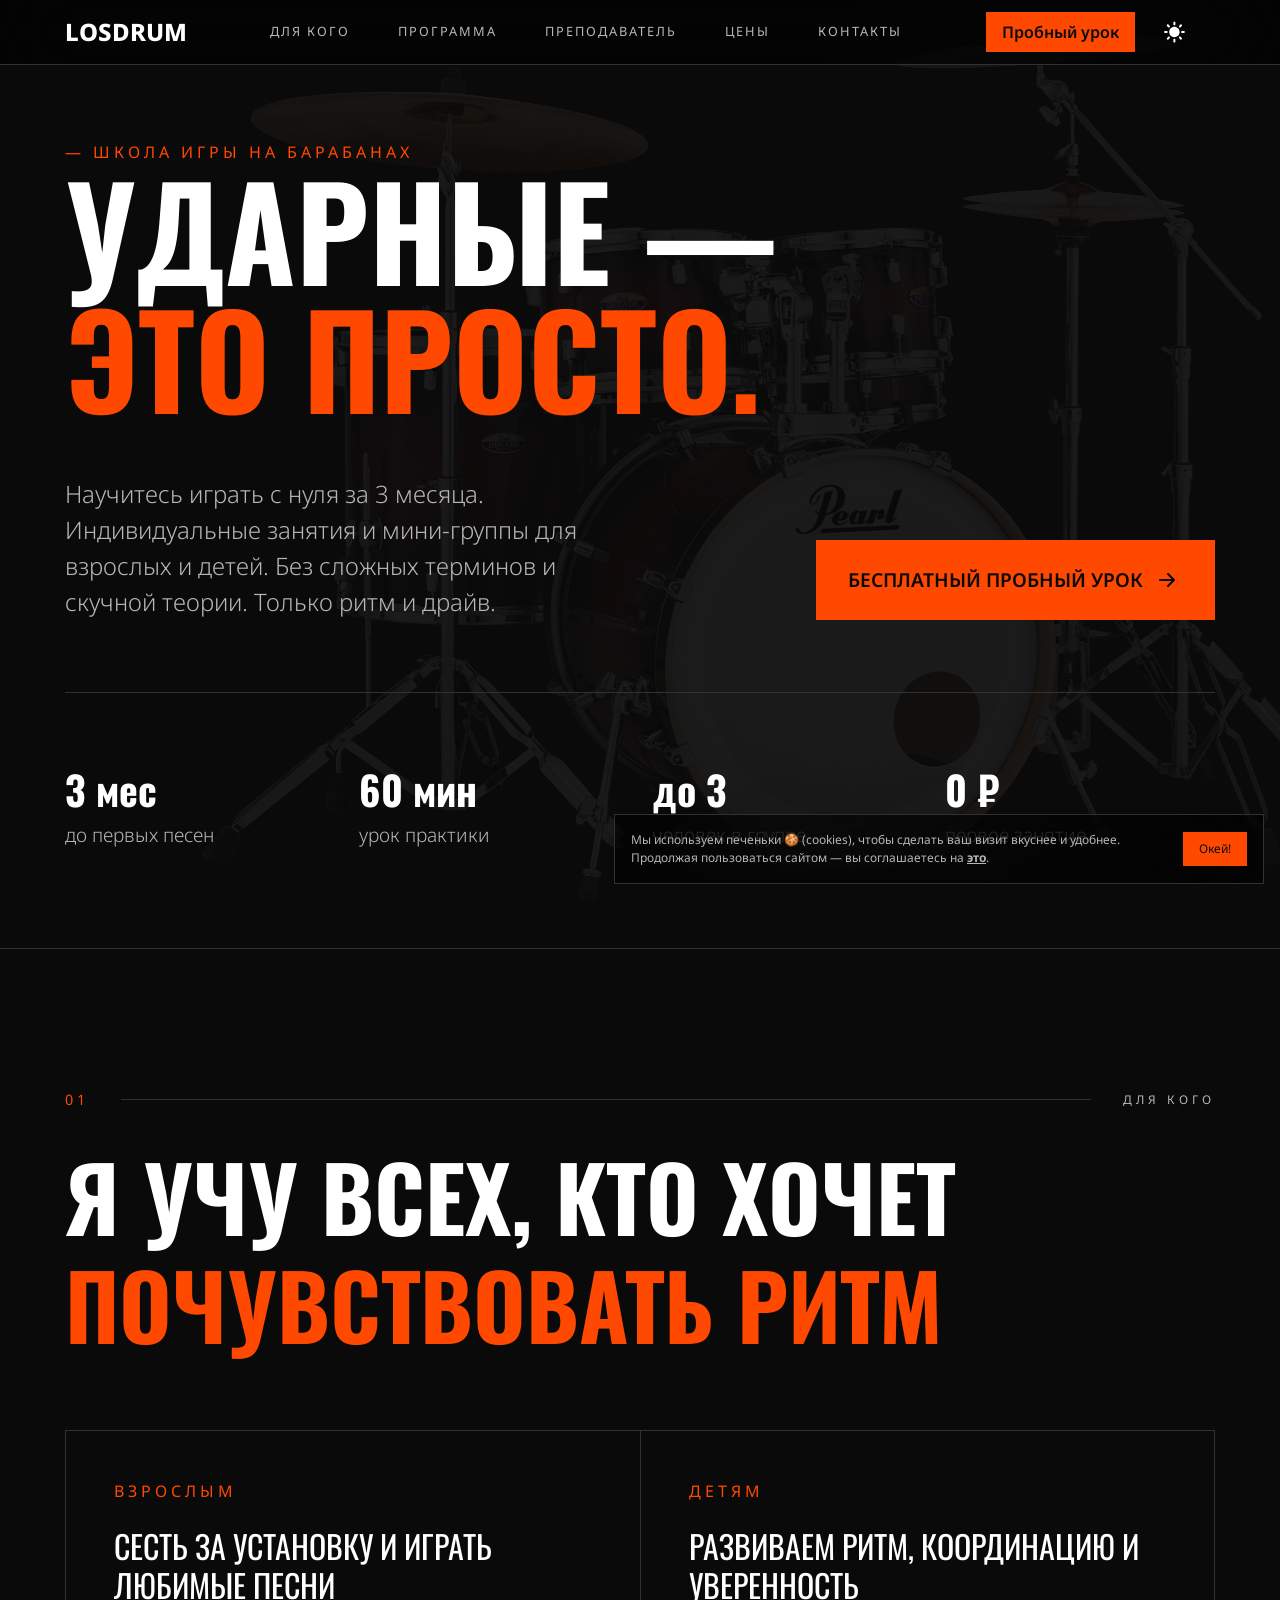
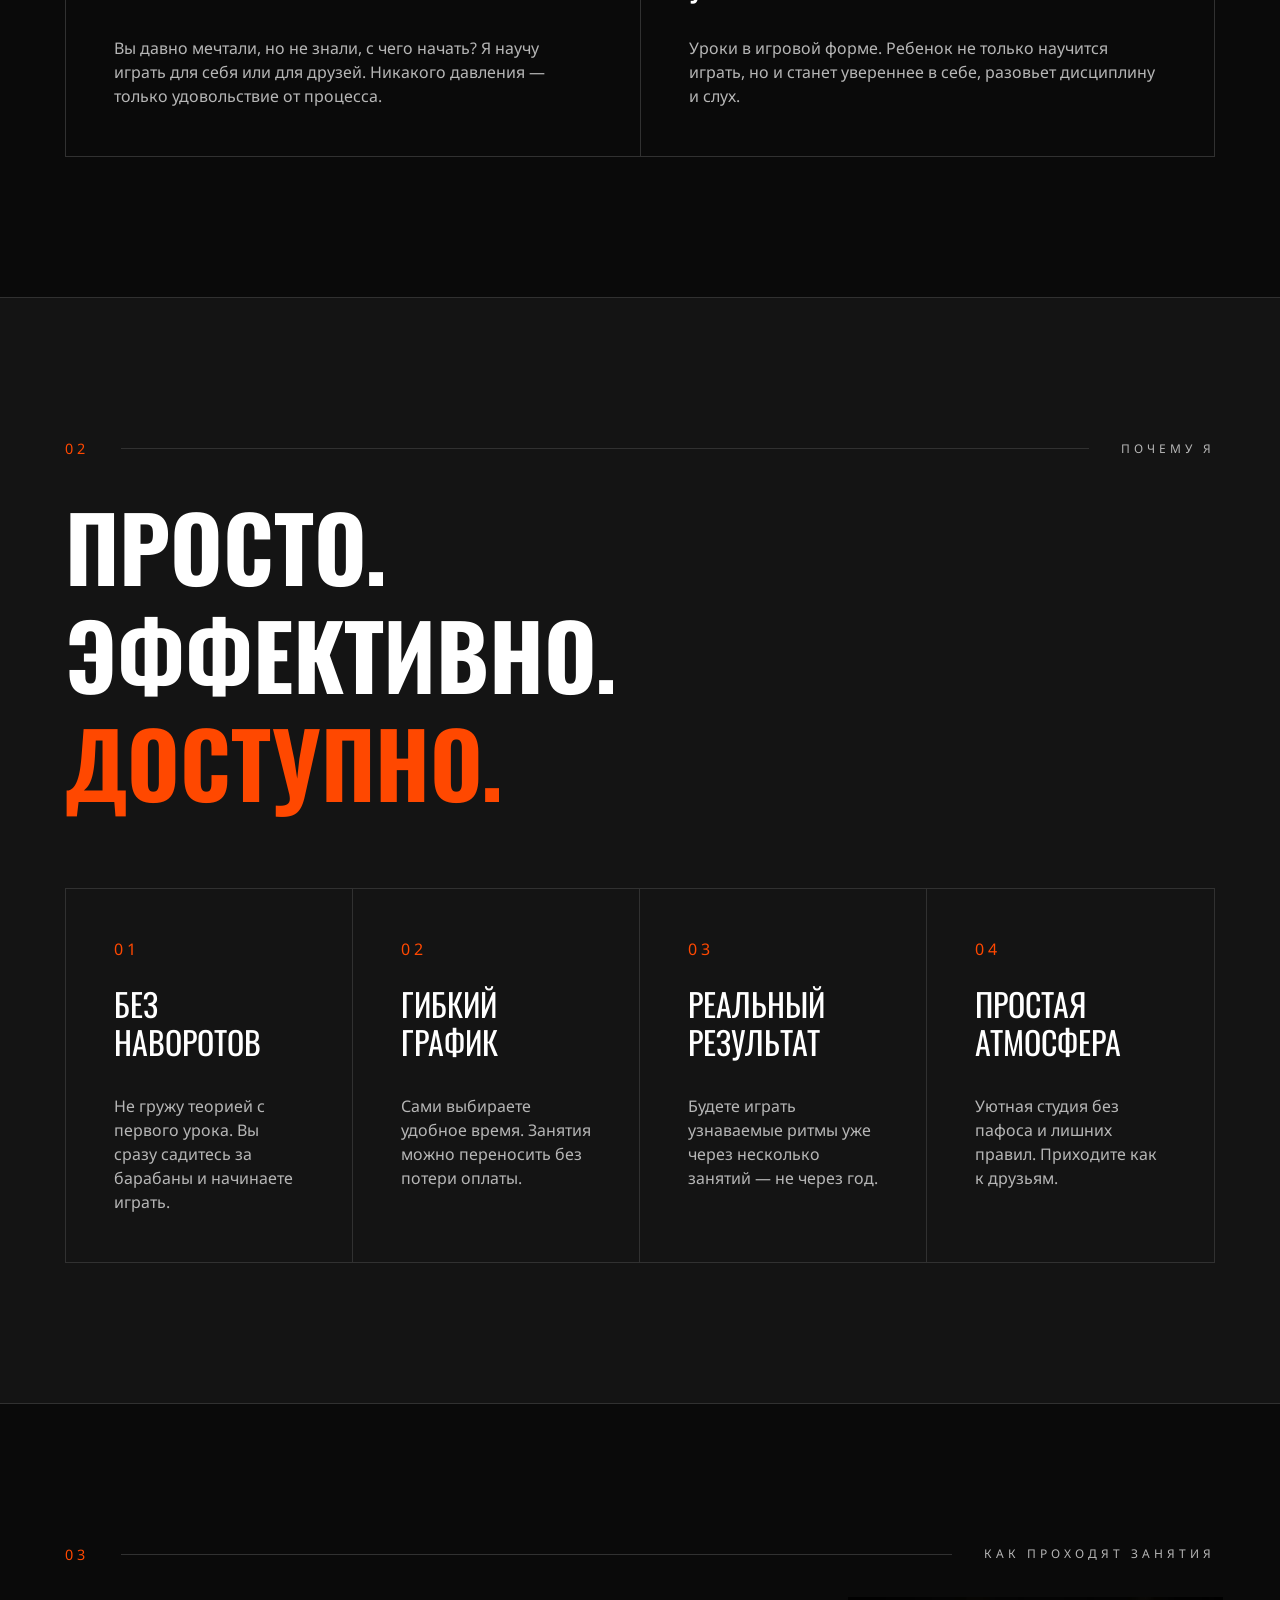
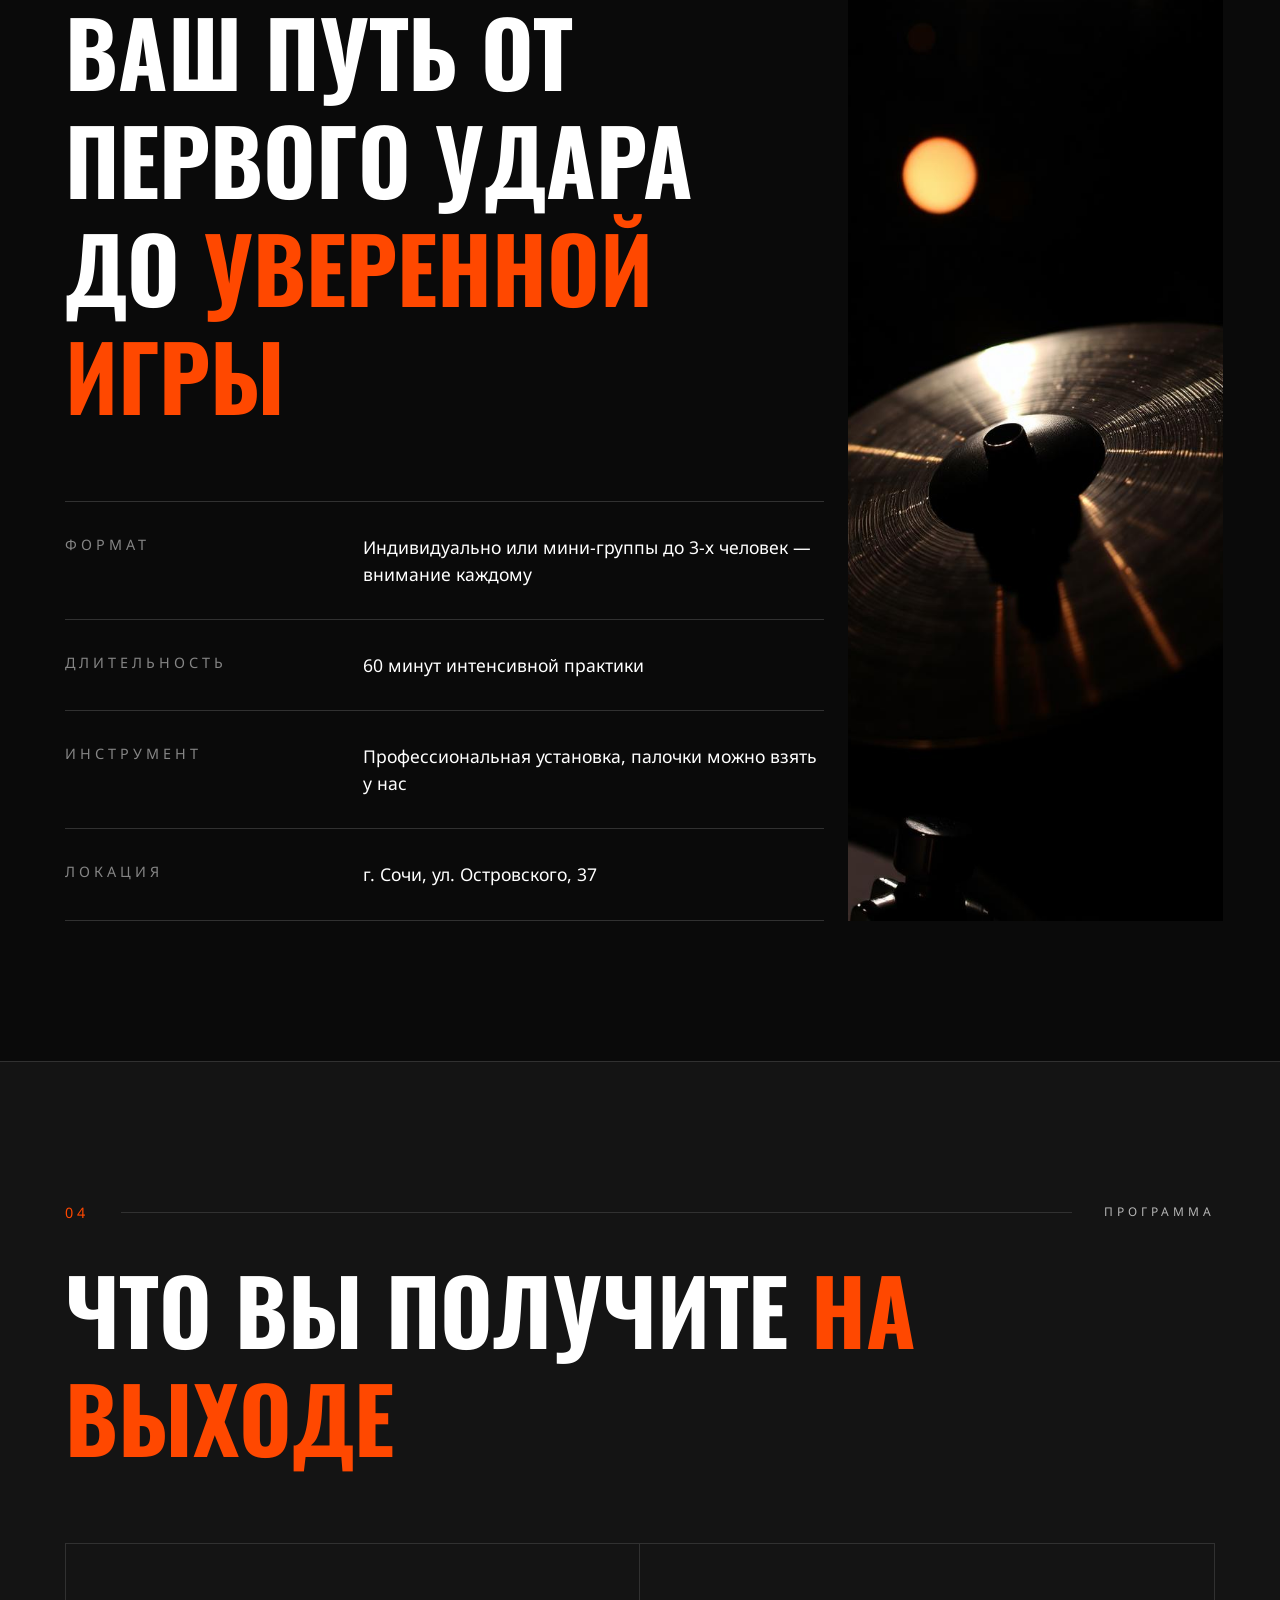
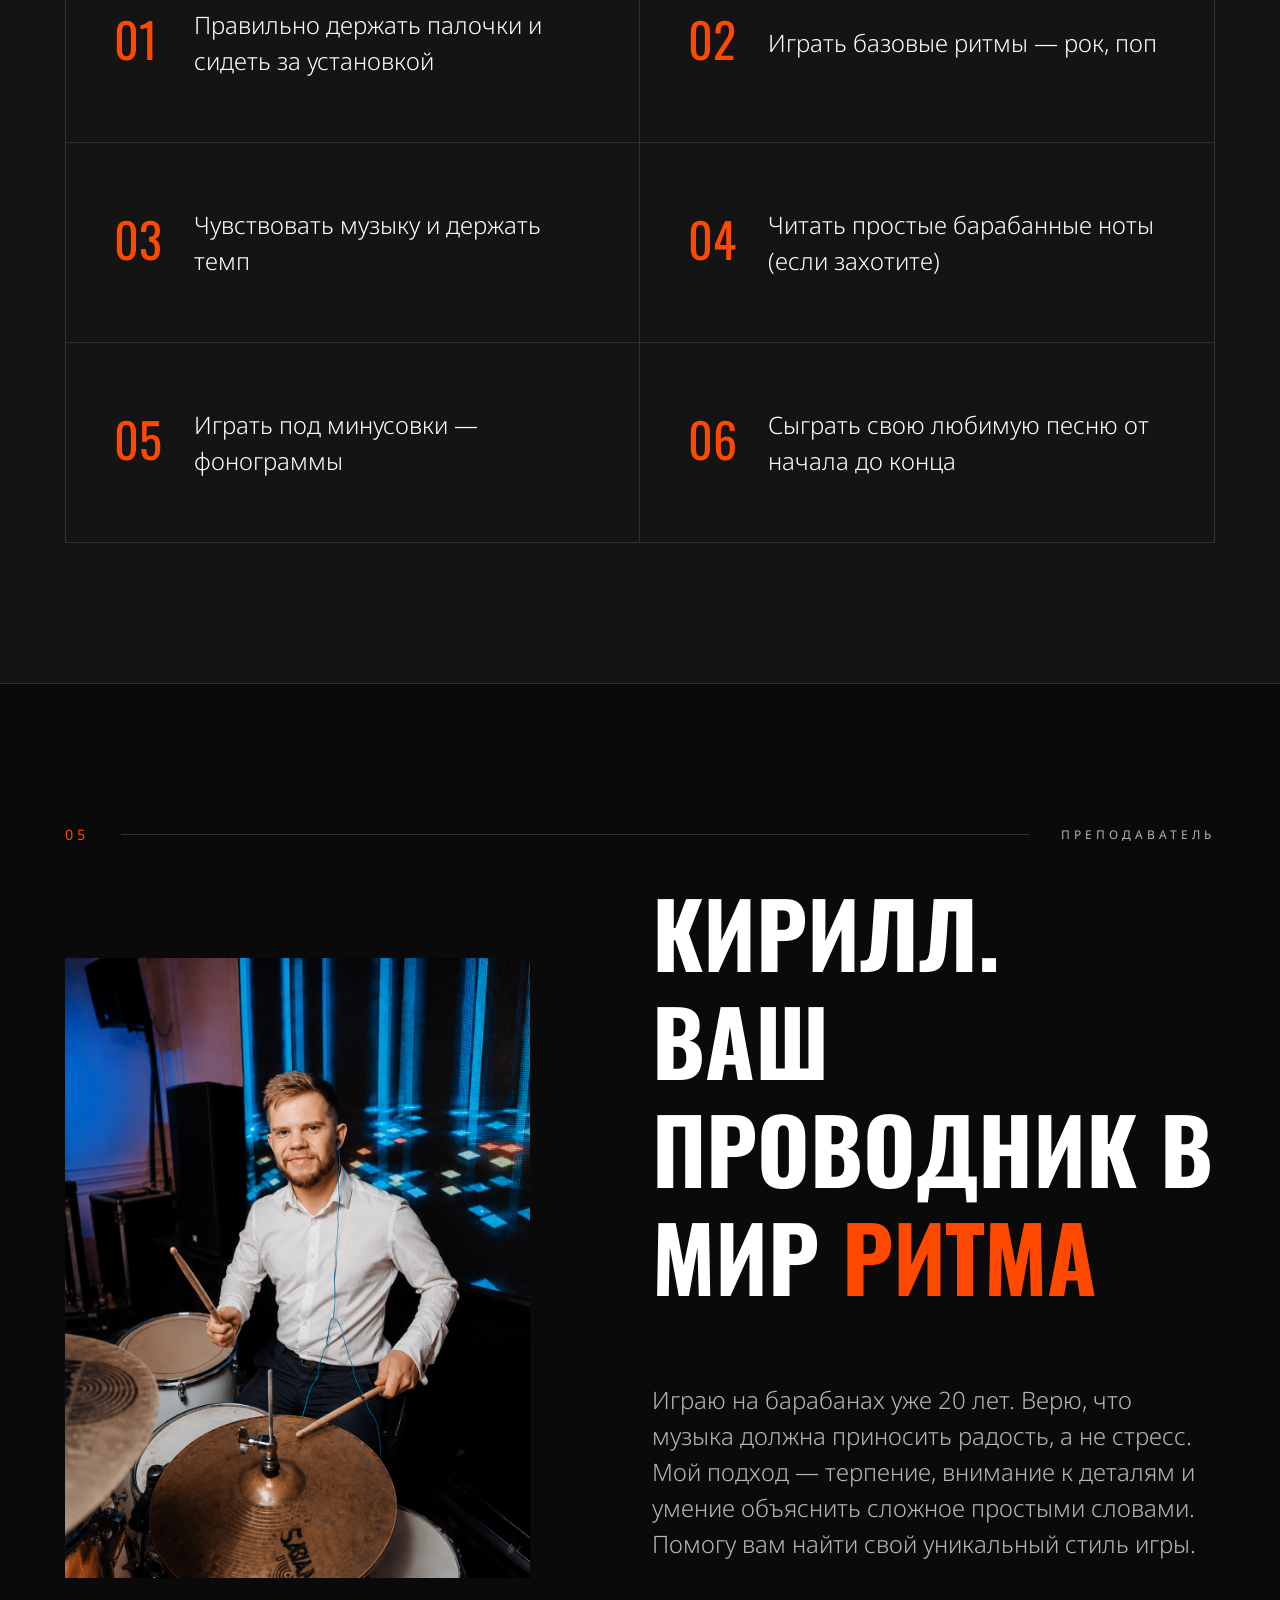
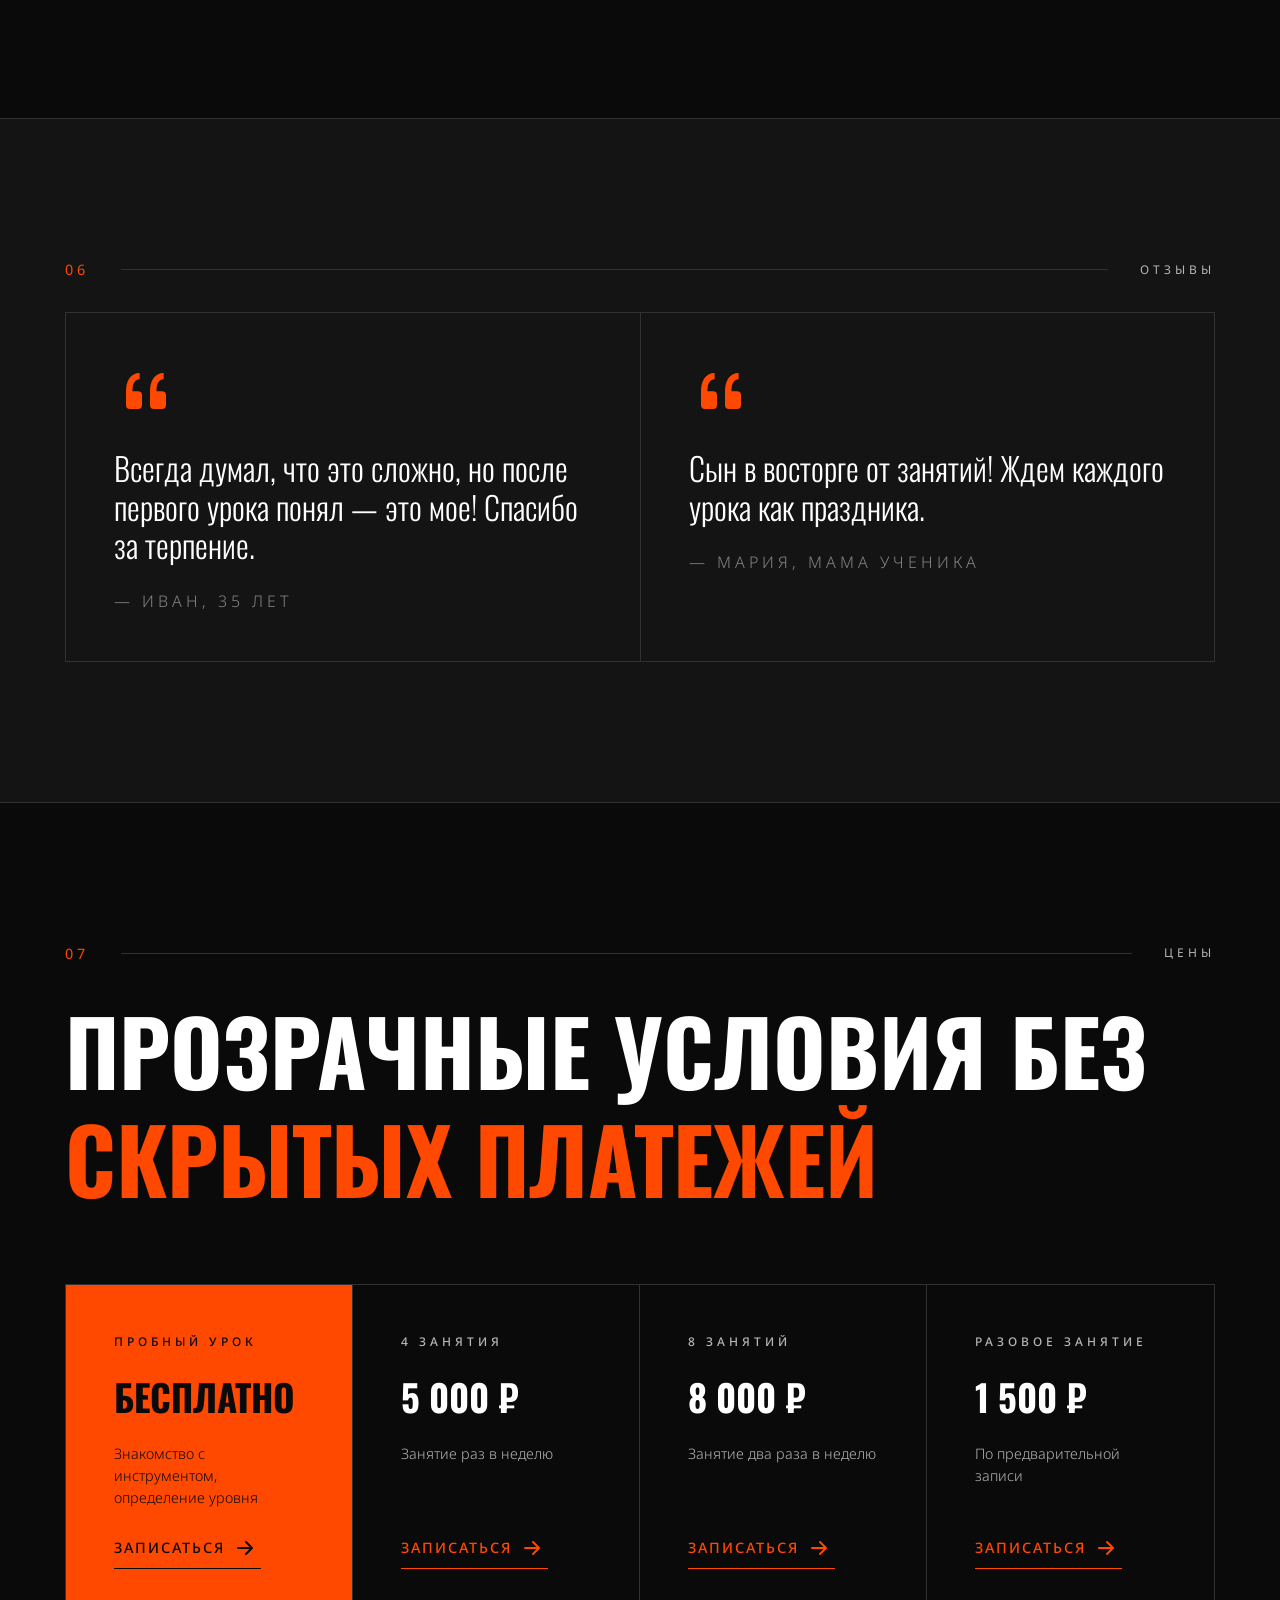
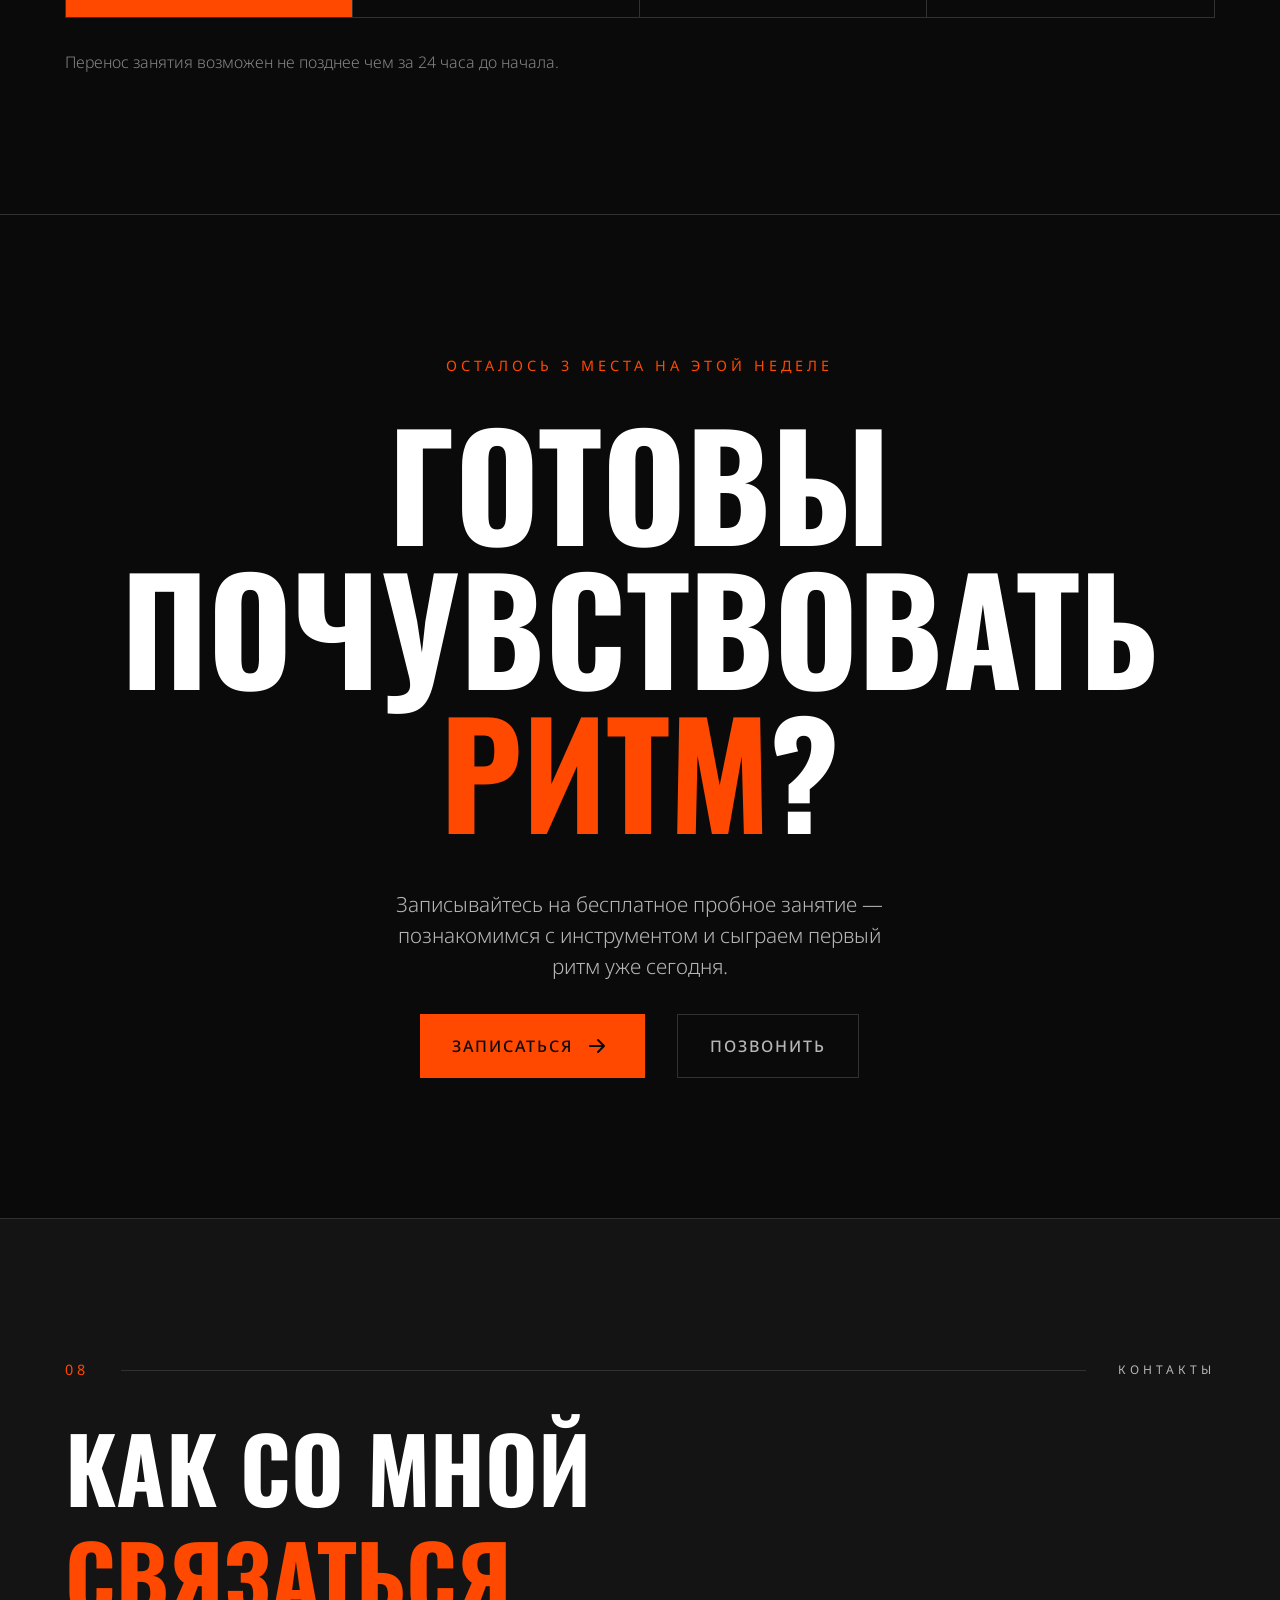
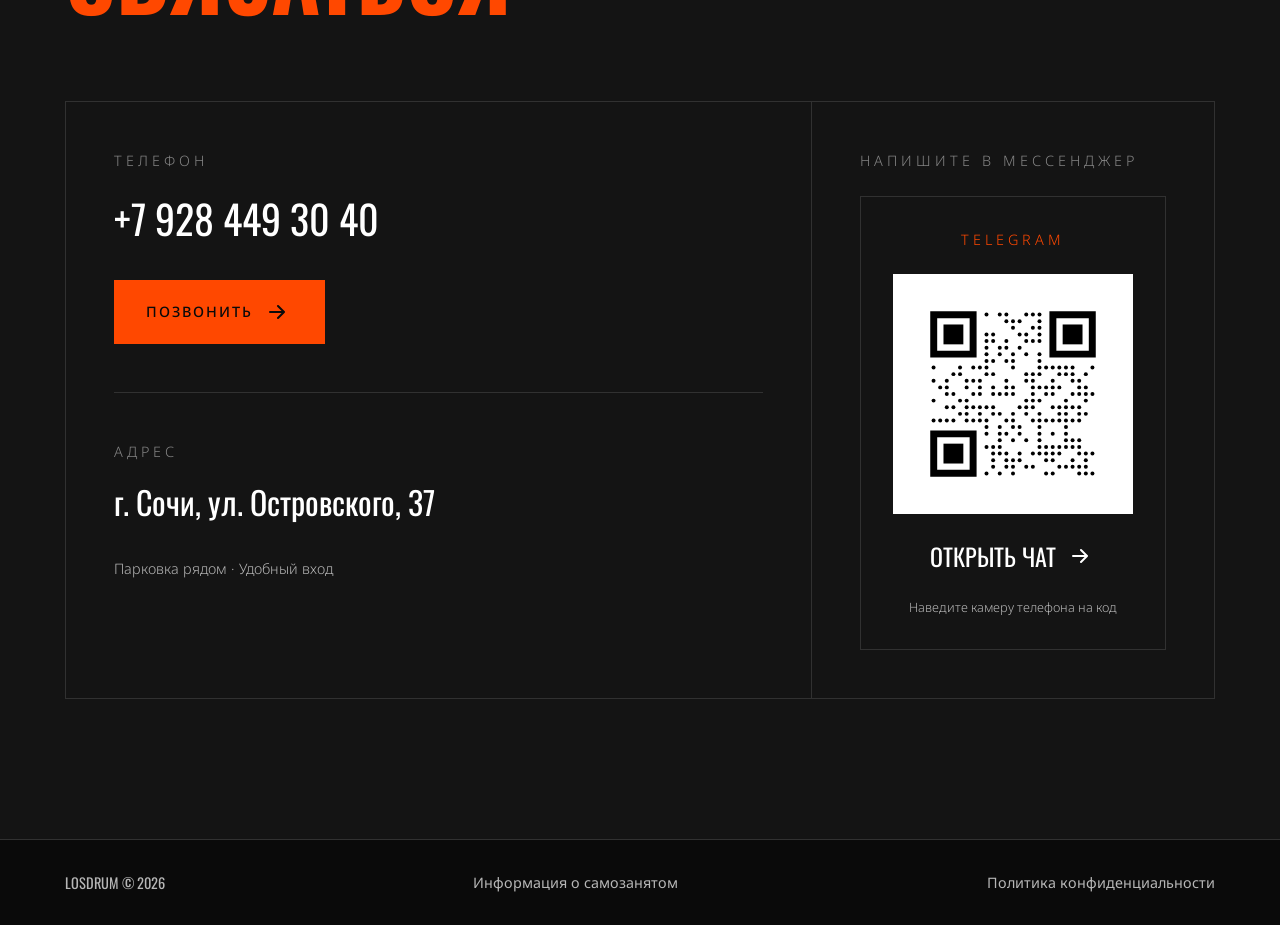
<file: index.html>
<!DOCTYPE html>
<html lang="ru">

<head>
    <title>Школа игры на барабанах в Сочи | Уроки ударных для взрослых и детей | LOSDRUM</title>
    <meta charset="utf-8">
    <meta name="description" content="Школа игры на барабанах LOSDRUM в Сочи. Индивидуальные занятия и мини-группы для взрослых и детей. Бесплатный пробный урок. Адрес: Сочи, ул. Островского, 37.">
    <meta name="keywords" content="школа барабанов сочи, уроки барабанов сочи, обучение игре на барабанах сочи, уроки ударных сочи, барабанная школа сочи, занятия на барабанах сочи, барабаны для детей сочи, уроки барабанов для взрослых сочи, обучение ударным инструментам сочи, преподаватель барабанов сочи">
    <link rel="canonical" href="https://losdrum.ru/">
    <meta name="robots" content="index, follow, max-image-preview:large">

    <meta property="og:type" content="website">
    <meta property="og:locale" content="ru_RU">
    <meta property="og:title" content="Школа игры на барабанах в Сочи">
    <meta property="og:description" content="Научитесь играть на барабанах за 3 месяца. Бесплатный пробный урок.">
    <meta property="og:url" content="https://losdrum.ru/">
    <meta property="og:image" content="https://losdrum/img/drum2.jpg">
    <meta property="og:site_name" content="LOSDRUM">

    <meta name="geo.region" content="RU-KDA">
    <meta name="geo.placename" content="Сочи">
    <meta name="geo.position" content="43.585472;39.723098">
    <meta name="ICBM" content="43.585472,39.723098">

    <script type="application/ld+json">
        {
            "@context": "https://schema.org",
            "@type": "MusicSchool",
            "name": "LOSDRUM",
            "description": "Школа игры на барабанах в Сочи",
            "address": {
            "@type": "PostalAddress",
            "streetAddress": "ул. Островского, 37",
            "addressLocality": "Сочи",
            "addressCountry": "RU"
            },
            "telephone": "+79284493040",
            "url": "https://losdrum.ru",
            "priceRange": "₽₽",
            "image": "https://losdrum/img/drum2.jpg"
        }
    </script>

    <link rel="shortcut icon" href="fav.png" type="image/png">
    <meta name="viewport" content="width=device-width, initial-scale=1">
    <link rel="stylesheet" href="css/style.css?v=2">

    <!-- Yandex.Metrika counter -->
    <script type="text/javascript">
        (function(m,e,t,r,i,k,a){
            m[i]=m[i]||function(){(m[i].a=m[i].a||[]).push(arguments)};
            m[i].l=1*new Date();
            for (var j = 0; j < document.scripts.length; j++) {if (document.scripts[j].src === r) { return; }}
            k=e.createElement(t),a=e.getElementsByTagName(t)[0],k.async=1,k.src=r,a.parentNode.insertBefore(k,a)
        })(window, document,'script','https://mc.yandex.ru/metrika/tag.js?id=109800646', 'ym');

        ym(109800646, 'init', {ssr:true, webvisor:true, clickmap:true, ecommerce:"dataLayer", referrer: document.referrer, url: location.href, accurateTrackBounce:true, trackLinks:true});
    </script>
    <noscript><div><img src="https://mc.yandex.ru/watch/109800646" style="position:absolute; left:-9999px;" alt="" /></div></noscript>
    <!-- /Yandex.Metrika counter -->
</head>

<body class="d-flex flex-column vh-100">

    <div class="mobile__menu">
        <div class="container-fluid">
            <div class="row justify-content-center">
                <div class="col-11">
                    <ul>
                        <li>
                            <a href="#for__him">Для кого</a>
                            <span>01</span>
                        </li>
                        <li>
                            <a href="#lessons">Программа</a>
                            <span>02</span>
                        </li>
                        <li>
                            <a href="#teacher">Преподаватель</a>
                            <span>03</span>
                        </li>
                        <li>
                            <a href="#prices">Цены</a>
                            <span>04</span>
                        </li>
                        <li>
                            <a href="#contacts">Контакты</a>
                            <span>05</span>
                        </li>
                    </ul>
                    <button onclick="document.getElementById('contacts').scrollIntoView({behavior: 'smooth'});">
                        Бесплатный пробный урок
                        <svg xmlns="http://www.w3.org/2000/svg" width="16" height="16" fill="currentColor"
                            class="bi bi-arrow-right-short" viewBox="0 0 16 16">
                            <path fill-rule="evenodd"
                                d="M4 8a.5.5 0 0 1 .5-.5h5.793L8.146 5.354a.5.5 0 1 1 .708-.708l3 3a.5.5 0 0 1 0 .708l-3 3a.5.5 0 0 1-.708-.708L10.293 8.5H4.5A.5.5 0 0 1 4 8" />
                        </svg>
                    </button>
                    <a href="tel:+79284493040" class="call__button">Позвонить</a>
                </div>
            </div>
        </div>
    </div>

    <header>
        <div class="container-fluid">
            <div class="row justify-content-center">
                <div class="col-11">
                    <a href="/" class="logo__block">LOSDRUM</a>
                    <ul>
                        <li>
                            <a href="#for__him">Для кого</a>
                        </li>
                        <li>
                            <a href="#lessons">Программа</a>
                        </li>
                        <li>
                            <a href="#teacher">Преподаватель</a>
                        </li>
                        <li>
                            <a href="#prices">Цены</a>
                        </li>
                        <li>
                            <a href="#contacts">Контакты</a>
                        </li>
                    </ul>
                    <div>
                        <button onclick="document.getElementById('contacts').scrollIntoView({behavior: 'smooth'});">
                            Пробный урок
                        </button>
                        <button class="theme-toggle" id="themeToggle" type="button" aria-label="Выбор темы">
                            <svg class="theme-moon" width="24" height="24" viewBox="0 0 24 24" fill="none"
                                xmlns="http://www.w3.org/2000/svg">
                                <path
                                    d="M12.2329 0C12.2729 0.0199668 12.3128 0.0399108 12.3527 0.0598775C12.8519 0.239578 13.1581 0.645564 13.1647 1.17801C13.1714 1.80364 13.178 2.42927 13.1647 3.05489C13.1514 3.7271 12.6323 4.23294 11.9867 4.22628C11.3478 4.21962 10.8419 3.72045 10.8286 3.05489C10.8153 2.43592 10.822 1.82363 10.8286 1.20466C10.8353 0.64559 11.1348 0.246234 11.6672 0.0598775C11.7005 0.0465663 11.7338 0.0266288 11.767 0.00666208C11.9201 6.49974e-06 12.0732 0 12.2329 0Z"
                                    fill="white" />
                                <path
                                    d="M0 11.7603C0.0199667 11.7204 0.0399311 11.6804 0.0598978 11.6405C0.239599 11.1413 0.645584 10.8351 1.17803 10.8285C1.80366 10.8218 2.42929 10.8152 3.05491 10.8285C3.72712 10.8418 4.23296 11.3609 4.2263 12.0065C4.21964 12.6455 3.72047 13.1513 3.05491 13.1646C2.42929 13.1779 1.80366 13.1713 1.17803 13.1646C0.645584 13.1579 0.246254 12.8518 0.0598978 12.3526C0.0465866 12.3127 0.0199667 12.2728 0 12.2328C0 12.0731 0 11.92 0 11.7603Z"
                                    fill="white" />
                                <path
                                    d="M12.0001 18.0033C8.69227 18.01 6.00341 15.3278 5.9901 12.0066C5.97679 8.69881 8.69227 5.98335 12.0001 5.99C15.3146 5.99666 18.0034 8.69215 17.9968 12C18.0034 15.3078 15.3146 17.9967 12.0001 18.0033Z"
                                    fill="white" />
                                <path
                                    d="M4.3727 20.8786C3.86687 20.8121 3.50082 20.5991 3.2945 20.1665C3.08817 19.7405 3.10813 19.2946 3.42759 18.9418C3.91345 18.4094 4.41928 17.8969 4.95173 17.4177C5.39765 17.0117 6.08317 17.0783 6.50247 17.5109C6.91512 17.9368 6.97503 18.6024 6.57569 19.0417C6.09649 19.5741 5.58401 20.0799 5.05156 20.5591C4.87851 20.7188 4.60564 20.7721 4.3727 20.8786Z"
                                    fill="white" />
                                <path
                                    d="M3.17464 4.33271C3.18796 3.85351 3.40759 3.4941 3.8402 3.28778C4.27282 3.08145 4.71208 3.10806 5.06483 3.43418C5.59062 3.91338 6.09645 4.41256 6.569 4.93835C6.97499 5.39093 6.9151 6.06316 6.49579 6.48911C6.06984 6.91507 5.39761 6.97497 4.94503 6.56898C4.41924 6.09643 3.92007 5.58394 3.44086 5.05815C3.27447 4.87844 3.22124 4.59226 3.11475 4.35932C3.13471 4.35266 3.15468 4.34602 3.17464 4.33271Z"
                                    fill="white" />
                                <path
                                    d="M19.6473 3.17462C20.1265 3.18793 20.4925 3.40094 20.6989 3.8269C20.9052 4.25286 20.8852 4.69876 20.5657 5.0515C20.0865 5.58395 19.5741 6.09646 19.0416 6.57566C18.5957 6.98165 17.9102 6.91509 17.4909 6.48913C17.0782 6.06983 17.0183 5.39762 17.411 4.95169C17.8902 4.41925 18.4027 3.9134 18.9351 3.4342C19.1148 3.27447 19.3877 3.22124 19.614 3.11475C19.6273 3.13471 19.634 3.15466 19.6473 3.17462Z"
                                    fill="white" />
                                <path
                                    d="M20.8786 19.6272C20.8054 20.133 20.5858 20.4991 20.1598 20.6988C19.7405 20.8984 19.3013 20.8851 18.9552 20.5656C18.4161 20.0798 17.8969 19.5673 17.4177 19.0282C17.0184 18.5889 17.0849 17.9167 17.5042 17.4974C17.9235 17.0715 18.6091 17.0116 19.055 17.4176C19.5874 17.8968 20.0933 18.4092 20.5725 18.9417C20.7255 19.1214 20.7788 19.4009 20.8786 19.6272Z"
                                    fill="white" />
                                <path
                                    d="M21.8836 13.1646C21.5775 13.1646 21.2713 13.1713 20.9718 13.1646C20.2796 13.1513 19.7738 12.6455 19.7805 11.98C19.7871 11.3344 20.2929 10.8285 20.9718 10.8219C21.5775 10.8152 22.1898 10.8152 22.8021 10.8219C23.4876 10.8285 24.0068 11.3476 24.0001 11.9999C23.9934 12.6455 23.481 13.1447 22.8021 13.158C22.4959 13.1713 22.1898 13.1646 21.8836 13.1646Z"
                                    fill="white" />
                                <path
                                    d="M10.822 21.8635C10.822 21.5574 10.8153 21.2512 10.822 20.9517C10.842 20.2795 11.3544 19.7737 12 19.7803C12.639 19.787 13.1448 20.2862 13.1581 20.9517C13.1714 21.5774 13.1714 22.203 13.1581 22.8286C13.1448 23.5008 12.6256 24.0067 11.9801 24C11.3411 23.9933 10.842 23.4875 10.822 22.8286C10.8153 22.5025 10.822 22.183 10.822 21.8635Z"
                                    fill="white" />
                            </svg>
                            <svg class="theme-sun" width="24" height="24" viewBox="0 0 24 24" fill="none"
                                xmlns="http://www.w3.org/2000/svg">
                                <path
                                    d="M24 14.5752C23.7973 15.1821 23.6243 15.8005 23.387 16.3929C22.6961 18.1227 21.6526 19.6113 20.2671 20.854C18.8344 22.1391 17.1875 23.0402 15.3369 23.5486C13.5564 24.0378 11.7433 24.1555 9.93398 23.7724C5.25747 22.7835 2.13372 19.9867 0.576168 15.4609C-0.0186043 13.732 -0.122377 11.9365 0.125524 10.1208C0.411861 8.01666 1.18824 6.11315 2.46714 4.43154C3.76046 2.73064 5.3968 1.44363 7.36272 0.600414C7.84891 0.392023 8.35529 0.229938 8.85685 0.0591728C9.26138 -0.0787903 9.63131 0.0302314 9.8427 0.326418C10.0627 0.634182 10.0493 0.992114 9.76967 1.34233C8.82995 2.51743 8.25536 3.85557 7.99977 5.33361C7.73841 6.84445 7.84603 8.33118 8.33126 9.78703C8.86646 11.3943 9.77928 12.7489 11.0678 13.8401C12.3169 14.8984 13.7563 15.5622 15.3686 15.8381C16.8829 16.0976 18.3684 15.9819 19.8212 15.4715C20.833 15.1155 21.7526 14.5964 22.5827 13.9163C22.8268 13.7166 23.091 13.5902 23.4235 13.6674C23.7233 13.7368 23.8703 13.9539 23.999 14.1999C24 14.3244 24 14.4498 24 14.5752Z"
                                    fill="#111111" />
                            </svg>
                        </button>
                        <div class="hamburger__menu" id="hamburgerMenu">
                            <span></span>
                            <span></span>
                        </div>
                    </div>
                </div>
            </div>
        </div>
    </header>

    <main>
        <div class="container-fluid block__1">
            <div class="row justify-content-center">
                <div class="col-11">
                    <em>— Школа игры на барабанах</em>
                    <h1>Ударные — <span>это просто.</span></h1>
                    <div class="row align-items-end">
                        <div class="col-xl-6">
                            <p>Научитесь играть с нуля за 3 месяца. Индивидуальные занятия и мини-группы для взрослых и
                                детей. Без сложных терминов и скучной теории. Только ритм и драйв.</p>
                        </div>
                        <div class="col-xl-6 text-xl-end mt-md-5 mt-xl-0">
                            <button onclick="document.getElementById('contacts').scrollIntoView({behavior: 'smooth'});">
                                Бесплатный пробный урок
                                <svg xmlns="http://www.w3.org/2000/svg" width="16" height="16" fill="currentColor"
                                    class="bi bi-arrow-right-short" viewBox="0 0 16 16">
                                    <path fill-rule="evenodd"
                                        d="M4 8a.5.5 0 0 1 .5-.5h5.793L8.146 5.354a.5.5 0 1 1 .708-.708l3 3a.5.5 0 0 1 0 .708l-3 3a.5.5 0 0 1-.708-.708L10.293 8.5H4.5A.5.5 0 0 1 4 8" />
                                </svg>
                            </button>
                        </div>
                    </div>
                    <hr>
                    <div class="row benefits__block">
                        <div class="col-6 col-md-4 col-lg-3 mb-5">
                            <h2>3 мес</h2>
                            <p>до первых песен</p>
                        </div>
                        <div class="col-6 col-md-4 col-lg-3 mb-5">
                            <h2>60 мин</h2>
                            <p>урок практики</p>
                        </div>
                        <div class="col-6 col-md-4 col-lg-3 mb-5">
                            <h2>до 3</h2>
                            <p>человек в группе</p>
                        </div>
                        <div class="col-6 col-md-4 col-lg-3 mb-5">
                            <h2>0 ₽</h2>
                            <p>первое занятие</p>
                        </div>
                    </div>
                </div>
            </div>
        </div>
        <div class="container-fluid block__2" id="for__him">
            <div class="row justify-content-center">
                <div class="col-11">
                    <div class="zag">
                        <span>01</span>
                        <hr>
                        <p>Для кого</p>
                    </div>
                    <h2>Я учу всех, кто хочет <span>почувствовать ритм</span></h2>
                    <div class="card__block__1">
                        <div>
                            <span>Взрослым</span>
                            <h3>Сесть за установку и играть любимые песни</h3>
                            <p>Вы давно мечтали, но не знали, с чего начать? Я научу играть для себя или для друзей.
                                Никакого давления — только удовольствие от процесса.</p>
                        </div>
                        <div>
                            <span>Детям</span>
                            <h3>Развиваем ритм, координацию и уверенность</h3>
                            <p>Уроки в игровой форме. Ребенок не только научится играть, но и станет увереннее в себе, разовьет дисциплину и
                                слух.</p>
                        </div>
                    </div>
                </div>
            </div>
        </div>
        <div class="container-fluid block__3">
            <div class="row justify-content-center">
                <div class="col-11">
                    <div class="zag">
                        <span>02</span>
                        <hr>
                        <p>Почему я</p>
                    </div>
                    <h2>Просто.<br>Эффективно.<br><span>доступно.</span></h2>
                    <div class="card__block__2">
                        <div>
                            <span>01</span>
                            <h3>Без наворотов</h3>
                            <p>Не гружу теорией с первого урока. Вы сразу садитесь за барабаны и начинаете играть.</p>
                        </div>
                        <div>
                            <span>02</span>
                            <h3>Гибкий график</h3>
                            <p>Сами выбираете удобное время. Занятия можно переносить без потери оплаты.</p>
                        </div>
                        <div>
                            <span>03</span>
                            <h3>Реальный результат</h3>
                            <p>Будете играть узнаваемые ритмы уже через несколько занятий — не через год.</p>
                        </div>
                        <div>
                            <span>04</span>
                            <h3>Простая атмосфера</h3>
                            <p>Уютная студия без пафоса и лишних правил. Приходите как к друзьям.</p>
                        </div>
                    </div>
                </div>
            </div>
        </div>
        <div class="container-fluid block__2">
            <div class="row justify-content-center">
                <div class="col-11">
                    <div class="zag">
                        <span>03</span>
                        <hr>
                        <p>Как проходят занятия</p>
                    </div>
                    <div class="row">
                        <div class="col-xl-8">
                            <h2>Ваш путь от первого удара до <span>уверенной игры</span></h2>
                            <div class="card__block__3">
                                <div>
                                    <span>Формат</span>
                                    <p>Индивидуально или мини-группы до 3-х человек — внимание каждому</p>
                                </div>
                                <div>
                                    <span>Длительность</span>
                                    <p>60 минут интенсивной практики</p>
                                </div>
                                <div>
                                    <span>Инструмент</span>
                                    <p>Профессиональная установка, палочки можно взять у нас</p>
                                </div>
                                <div>
                                    <span>Локация</span>
                                    <p>г. Сочи, ул. Островского, 37</p>
                                </div>
                            </div>
                        </div>
                        <div class="col-xl-4 drum__photo">
                            <picture>
                                <img src="img/drum2.jpg" alt="Урок игры на барабанах в школе LOSDRUM в Сочи">
                            </picture>
                        </div>
                    </div>
                </div>
            </div>
        </div>
        <div class="container-fluid block__3" id="lessons">
            <div class="row justify-content-center">
                <div class="col-11">
                    <div class="zag">
                        <span>04</span>
                        <hr>
                        <p>Программа</p>
                    </div>
                    <div class="row">
                        <h2>Что вы получите <span>на выходе</span></h2>
                        <div class="card__block__4">
                            <div>
                                <h3>01</h3>
                                <p>Правильно держать палочки и сидеть за установкой</p>
                            </div>
                            <div>
                                <h3>02</h3>
                                <p>Играть базовые ритмы — рок, поп</p>
                            </div>
                            <div>
                                <h3>03</h3>
                                <p>Чувствовать музыку и держать темп</p>
                            </div>
                            <div>
                                <h3>04</h3>
                                <p>Читать простые барабанные ноты (если захотите)</p>
                            </div>
                            <div>
                                <h3>05</h3>
                                <p>Играть под минусовки — фонограммы</p>
                            </div>
                            <div>
                                <h3>06</h3>
                                <p>Сыграть свою любимую песню от начала до конца</p>
                            </div>
                        </div>
                    </div>
                </div>
            </div>
        </div>
        <div class="container-fluid block__2" id="teacher">
            <div class="row justify-content-center">
                <div class="col-11">
                    <div class="zag">
                        <span>05</span>
                        <hr>
                        <p>Преподаватель</p>
                    </div>
                    <div class="row align-items-end">
                        <div class="col-lg-5">
                            <div class="ratio">
                                <div>
                                    <picture>
                                        <img src="img/teacher.png" alt="Урок игры на барабанах в школе LOSDRUM в Сочи">
                                    </picture>
                                </div>
                            </div>
                        </div>
                        <div class="col-lg-6 offset-lg-1 about__text">
                            <h2>Кирилл.<br>Ваш проводник в мир <span>ритма</span></h2>
                            <p>Играю на барабанах уже 20 лет. Верю, что музыка должна приносить радость, а не стресс. Мой подход — терпение,
                                внимание к деталям и умение объяснить сложное простыми словами. Помогу вам найти свой уникальный стиль игры.</p>
                        </div>
                    </div>
                </div>
            </div>
        </div>
        <div class="container-fluid block__3">
            <div class="row justify-content-center">
                <div class="col-11">
                    <div class="zag">
                        <span>06</span>
                        <hr>
                        <p>Отзывы</p>
                    </div>
                    <div class="card__block__1 reviews">
                        <div>
                            <svg xmlns="http://www.w3.org/2000/svg" width="16" height="16" fill="currentColor" class="bi bi-quote" viewBox="0 0 16 16">
                                <path d="M12 12a1 1 0 0 0 1-1V8.558a1 1 0 0 0-1-1h-1.388q0-.527.062-1.054.093-.558.31-.992t.559-.683q.34-.279.868-.279V3q-.868 0-1.52.372a3.3 3.3 0 0 0-1.085.992 4.9 4.9 0 0 0-.62 1.458A7.7 7.7 0 0 0 9 7.558V11a1 1 0 0 0 1 1zm-6 0a1 1 0 0 0 1-1V8.558a1 1 0 0 0-1-1H4.612q0-.527.062-1.054.094-.558.31-.992.217-.434.559-.683.34-.279.868-.279V3q-.868 0-1.52.372a3.3 3.3 0 0 0-1.085.992 4.9 4.9 0 0 0-.62 1.458A7.7 7.7 0 0 0 3 7.558V11a1 1 0 0 0 1 1z"/>
                            </svg>
                            <p>Всегда думал, что это сложно, но после первого урока понял — это мое! Спасибо за терпение.</p>
                            <span>— Иван, 35 лет</span>
                        </div>
                        <div>
                            <svg xmlns="http://www.w3.org/2000/svg" width="16" height="16" fill="currentColor" class="bi bi-quote" viewBox="0 0 16 16">
                                <path d="M12 12a1 1 0 0 0 1-1V8.558a1 1 0 0 0-1-1h-1.388q0-.527.062-1.054.093-.558.31-.992t.559-.683q.34-.279.868-.279V3q-.868 0-1.52.372a3.3 3.3 0 0 0-1.085.992 4.9 4.9 0 0 0-.62 1.458A7.7 7.7 0 0 0 9 7.558V11a1 1 0 0 0 1 1zm-6 0a1 1 0 0 0 1-1V8.558a1 1 0 0 0-1-1H4.612q0-.527.062-1.054.094-.558.31-.992.217-.434.559-.683.34-.279.868-.279V3q-.868 0-1.52.372a3.3 3.3 0 0 0-1.085.992 4.9 4.9 0 0 0-.62 1.458A7.7 7.7 0 0 0 3 7.558V11a1 1 0 0 0 1 1z"/>
                            </svg>
                            <p>Сын в восторге от занятий! Ждем каждого урока как праздника.</p>
                            <span>— Мария, мама ученика</span>
                        </div>
                    </div>
                </div>
            </div>
        </div>
        <div class="container-fluid block__2" id="prices">
            <div class="row justify-content-center">
                <div class="col-11">
                    <div class="zag">
                        <span>07</span>
                        <hr>
                        <p>Цены</p>
                    </div>
                    <h2>Прозрачные условия без <span>скрытых платежей</span></h2>
                    <div class="card__block__2">
                        <div>
                            <span>Пробный урок</span>
                            <h3>Бесплатно</h3>
                            <p>Знакомство с инструментом, определение уровня</p>
                            <a href="#contacts" class="mt-auto">
                                Записаться
                                <svg xmlns="http://www.w3.org/2000/svg" width="16" height="16" fill="currentColor"
                                    class="bi bi-arrow-right-short" viewBox="0 0 16 16">
                                    <path fill-rule="evenodd"
                                        d="M4 8a.5.5 0 0 1 .5-.5h5.793L8.146 5.354a.5.5 0 1 1 .708-.708l3 3a.5.5 0 0 1 0 .708l-3 3a.5.5 0 0 1-.708-.708L10.293 8.5H4.5A.5.5 0 0 1 4 8" />
                                </svg>
                            </a>
                        </div>
                        <div>
                            <span>4 занятия</span>
                            <h3>5 000 ₽</h3>
                            <p>Занятие раз в неделю</p>
                            <a href="#contacts" class="mt-auto">
                                Записаться
                                <svg xmlns="http://www.w3.org/2000/svg" width="16" height="16" fill="currentColor"
                                    class="bi bi-arrow-right-short" viewBox="0 0 16 16">
                                    <path fill-rule="evenodd"
                                        d="M4 8a.5.5 0 0 1 .5-.5h5.793L8.146 5.354a.5.5 0 1 1 .708-.708l3 3a.5.5 0 0 1 0 .708l-3 3a.5.5 0 0 1-.708-.708L10.293 8.5H4.5A.5.5 0 0 1 4 8" />
                                </svg>
                            </a>
                        </div>
                        <div>
                            <span>8 занятий</span>
                            <h3>8 000 ₽</h3>
                            <p>Занятие два раза в неделю</p>
                            <a href="#contacts" class="mt-auto">
                                Записаться
                                <svg xmlns="http://www.w3.org/2000/svg" width="16" height="16" fill="currentColor"
                                    class="bi bi-arrow-right-short" viewBox="0 0 16 16">
                                    <path fill-rule="evenodd"
                                        d="M4 8a.5.5 0 0 1 .5-.5h5.793L8.146 5.354a.5.5 0 1 1 .708-.708l3 3a.5.5 0 0 1 0 .708l-3 3a.5.5 0 0 1-.708-.708L10.293 8.5H4.5A.5.5 0 0 1 4 8" />
                                </svg>
                            </a>
                        </div>
                        <div>
                            <span>Разовое занятие</span>
                            <h3>1 500 ₽</h3>
                            <p>По предварительной записи</p>
                            <a href="#contacts" class="mt-auto">
                                Записаться
                                <svg xmlns="http://www.w3.org/2000/svg" width="16" height="16" fill="currentColor"
                                    class="bi bi-arrow-right-short" viewBox="0 0 16 16">
                                    <path fill-rule="evenodd"
                                        d="M4 8a.5.5 0 0 1 .5-.5h5.793L8.146 5.354a.5.5 0 1 1 .708-.708l3 3a.5.5 0 0 1 0 .708l-3 3a.5.5 0 0 1-.708-.708L10.293 8.5H4.5A.5.5 0 0 1 4 8" />
                                </svg>
                            </a>
                        </div>
                    </div>
                    <p class="citata">Перенос занятия возможен не позднее чем за 24 часа до начала.</p>
                </div>
            </div>
        </div>
        <div class="container-fluid block__2">
            <div class="row justify-content-center">
                <div class="col-11 promo__block">
                    <i>Осталось 3 места на этой неделе</i>
                    <h2>Готовы почувствовать <span>ритм</span>?</h2>
                    <p>Записывайтесь на бесплатное пробное занятие — познакомимся с инструментом и сыграем первый ритм уже
                        сегодня.</p>
                    <div class="buttons">
                        <a href="#contacts">
                            Записаться
                            <svg xmlns="http://www.w3.org/2000/svg" width="16" height="16" fill="currentColor"
                                class="bi bi-arrow-right-short" viewBox="0 0 16 16">
                                <path fill-rule="evenodd"
                                    d="M4 8a.5.5 0 0 1 .5-.5h5.793L8.146 5.354a.5.5 0 1 1 .708-.708l3 3a.5.5 0 0 1 0 .708l-3 3a.5.5 0 0 1-.708-.708L10.293 8.5H4.5A.5.5 0 0 1 4 8" />
                            </svg>
                        </a>
                        <a href="tel:+79284493040">Позвонить</a>
                    </div>
                </div>
            </div>
        </div>
        <div class="container-fluid block__3" id="contacts">
            <div class="row justify-content-center">
                <div class="col-11">
                    <div class="zag">
                        <span>08</span>
                        <hr>
                        <p>Контакты</p>
                    </div>
                    <h2>Как со мной<br><span>связаться</span></h2>
                    <div class="contacts__block">
                        <div>
                            <div>
                                <span>Телефон</span>
                                <p><a href="tel:+79284493040">+7 928 449 30 40</a></p>
                                <a href="tel:+79284493040" class="call">
                                    Позвонить
                                    <svg xmlns="http://www.w3.org/2000/svg" width="16" height="16" fill="currentColor"
                                        class="bi bi-arrow-right-short" viewBox="0 0 16 16">
                                        <path fill-rule="evenodd"
                                            d="M4 8a.5.5 0 0 1 .5-.5h5.793L8.146 5.354a.5.5 0 1 1 .708-.708l3 3a.5.5 0 0 1 0 .708l-3 3a.5.5 0 0 1-.708-.708L10.293 8.5H4.5A.5.5 0 0 1 4 8" />
                                    </svg>
                                </a>
                            </div>
                            <div>
                                <span>Адрес</span>
                                <p>г. Сочи, ул. Островского, 37</p>
                                <i>Парковка рядом · Удобный вход</i>
                            </div>
                        </div>
                        <div>
                            <span>Напишите в мессенджер</span>
                            <div class="qr__codes">
                                <div>
                                    <span>Telegram</span>
                                    <picture>
                                        <img src="img/qr__tg.svg" alt="Урок игры на барабанах в школе LOSDRUM в Сочи">
                                    </picture>
                                    <a href="https://t.me/kirilllossev" target="_blank">
                                        Открыть чат
                                        <svg xmlns="http://www.w3.org/2000/svg" width="16" height="16" fill="currentColor"
                                            class="bi bi-arrow-right-short" viewBox="0 0 16 16">
                                            <path fill-rule="evenodd"
                                                d="M4 8a.5.5 0 0 1 .5-.5h5.793L8.146 5.354a.5.5 0 1 1 .708-.708l3 3a.5.5 0 0 1 0 .708l-3 3a.5.5 0 0 1-.708-.708L10.293 8.5H4.5A.5.5 0 0 1 4 8" />
                                        </svg>
                                    </a>
                                    <p>Наведите камеру телефона на код</p>
                                </div>
                            </div>
                        </div>
                    </div>
                </div>
            </div>
        </div>
    </main>

    <footer class="mt-auto">
        <div class="container-fluid">
            <div class="row justify-content-center">
                <div class="col-11 d-flex flex-wrap justify-content-between gap-2">
                    <div>
                        LOSDRUM © 2026
                    </div>
                    <a href="/about.html">Информация о самозанятом</a>
                    <a href="/policy.html">Политика конфиденциальности</a>
                </div>
            </div>
        </div>
    </footer>

    <div id="policyAlert">
        <div>
            Мы используем печеньки 🍪 (cookies), чтобы сделать ваш визит вкуснее и удобнее. Продолжая пользоваться сайтом — вы соглашаетесь на <a href="policy.html">это</a>.
        </div>
        <button type="button" id="cookieAccept">Окей!</button>
    </div>
    
    <link rel="stylesheet" href="css/bootstrap.min.css">
    <script src="js/jquery.min.js"></script>
    <script src="js/scripts.js"></script>

</body>

</html>
</file>
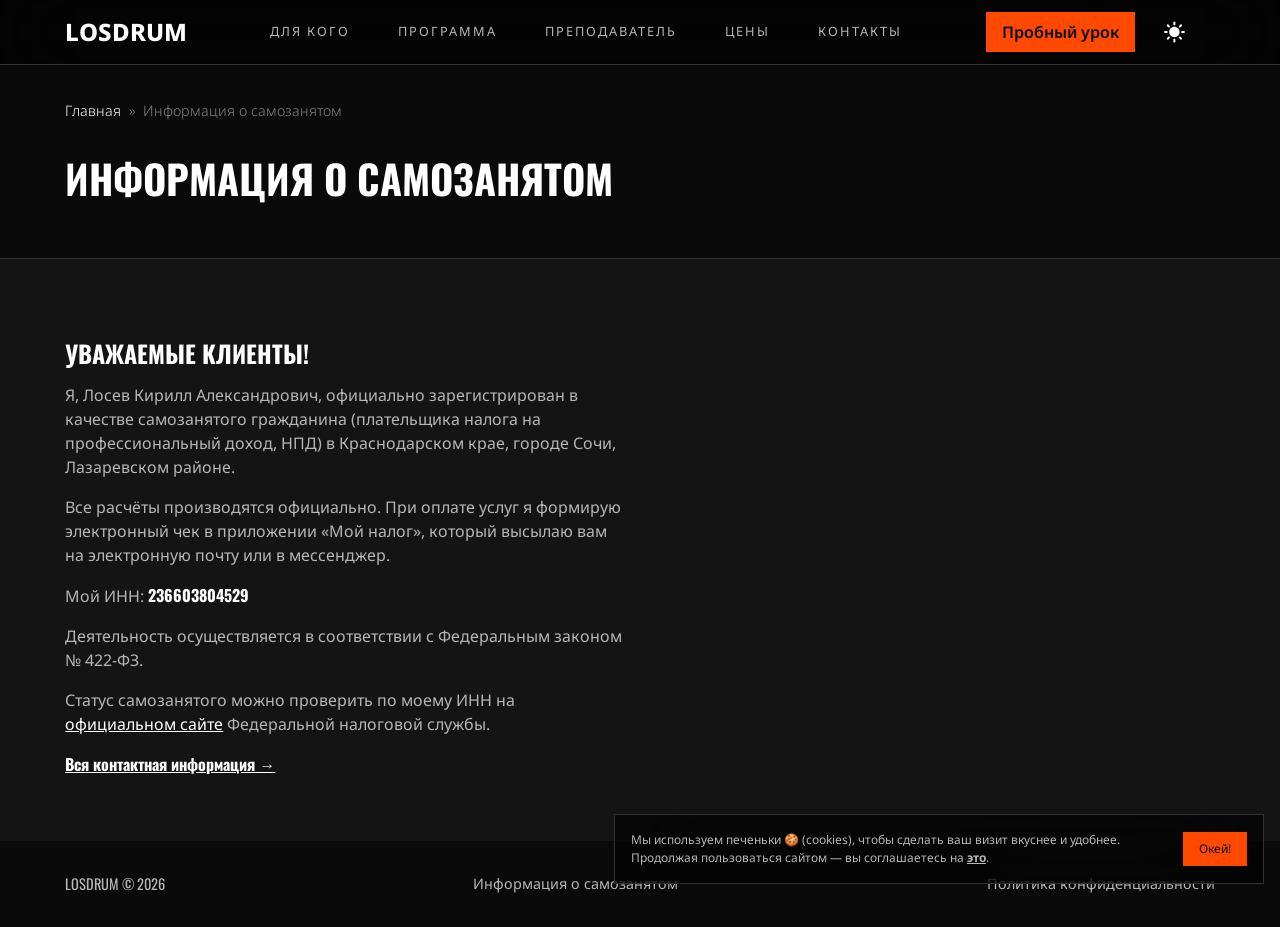
<file: about.html>
<!DOCTYPE html>
<html lang="ru">

<head>
    <title>Информация о самозанятом</title>
    <meta charset="utf-8">
    <meta name="description" content="Школа игры на барабанах LOSDRUM в Сочи. Индивидуальные занятия и мини-группы для взрослых и детей. Бесплатный пробный урок. Адрес: Сочи, ул. Островского, 37.">
    <meta name="keywords" content="школа барабанов сочи, уроки барабанов сочи, обучение игре на барабанах сочи, уроки ударных сочи, барабанная школа сочи, занятия на барабанах сочи, барабаны для детей сочи, уроки барабанов для взрослых сочи, обучение ударным инструментам сочи, преподаватель барабанов сочи">
    <link rel="canonical" href="https://losdrum.ru/about">
    <meta name="robots" content="index, follow, max-image-preview:large">

    <meta property="og:type" content="website">
    <meta property="og:locale" content="ru_RU">
    <meta property="og:title" content="Школа игры на барабанах в Сочи">
    <meta property="og:description" content="Научитесь играть на барабанах за 3 месяца. Бесплатный пробный урок.">
    <meta property="og:url" content="https://losdrum.ru/about">
    <meta property="og:image" content="https://losdrum/img/drum2.jpg">
    <meta property="og:site_name" content="LOSDRUM">

    <meta name="geo.region" content="RU-KDA">
    <meta name="geo.placename" content="Сочи">
    <meta name="geo.position" content="43.585472;39.723098">
    <meta name="ICBM" content="43.585472,39.723098">

    <script type="application/ld+json">
        {
            "@context": "https://schema.org",
            "@type": "MusicSchool",
            "name": "LOSDRUM",
            "description": "Школа игры на барабанах в Сочи",
            "address": {
            "@type": "PostalAddress",
            "streetAddress": "ул. Островского, 37",
            "addressLocality": "Сочи",
            "addressCountry": "RU"
            },
            "telephone": "+79284493040",
            "url": "https://losdrum.ru/about",
            "priceRange": "₽₽",
            "image": "https://losdrum/img/drum2.jpg"
        }
    </script>
    
    <link rel="shortcut icon" href="fav.png" type="image/png">
    <meta name="viewport" content="width=device-width, initial-scale=1">
    <link rel="stylesheet" href="css/style.css?v=2">

    <!-- Yandex.Metrika counter -->
    <script type="text/javascript">
        (function(m,e,t,r,i,k,a){
            m[i]=m[i]||function(){(m[i].a=m[i].a||[]).push(arguments)};
            m[i].l=1*new Date();
            for (var j = 0; j < document.scripts.length; j++) {if (document.scripts[j].src === r) { return; }}
            k=e.createElement(t),a=e.getElementsByTagName(t)[0],k.async=1,k.src=r,a.parentNode.insertBefore(k,a)
        })(window, document,'script','https://mc.yandex.ru/metrika/tag.js?id=109800646', 'ym');

        ym(109800646, 'init', {ssr:true, webvisor:true, clickmap:true, ecommerce:"dataLayer", referrer: document.referrer, url: location.href, accurateTrackBounce:true, trackLinks:true});
    </script>
    <noscript><div><img src="https://mc.yandex.ru/watch/109800646" style="position:absolute; left:-9999px;" alt="" /></div></noscript>
    <!-- /Yandex.Metrika counter -->
</head>

<body class="d-flex flex-column vh-100">

    <div class="mobile__menu">
        <div class="container-fluid">
            <div class="row justify-content-center">
                <div class="col-11">
                    <ul>
                        <li>
                            <a href="/#for__him">Для кого</a>
                            <span>01</span>
                        </li>
                        <li>
                            <a href="/#lessons">Программа</a>
                            <span>02</span>
                        </li>
                        <li>
                            <a href="/#teacher">Преподаватель</a>
                            <span>03</span>
                        </li>
                        <li>
                            <a href="/#prices">Цены</a>
                            <span>04</span>
                        </li>
                        <li>
                            <a href="#contacts">Контакты</a>
                            <span>05</span>
                        </li>
                    </ul>
                    <button onclick="window.location.href='/#contacts'">
                        Бесплатный пробный урок
                        <svg xmlns="http://www.w3.org/2000/svg" width="16" height="16" fill="currentColor"
                            class="bi bi-arrow-right-short" viewBox="0 0 16 16">
                            <path fill-rule="evenodd"
                                d="M4 8a.5.5 0 0 1 .5-.5h5.793L8.146 5.354a.5.5 0 1 1 .708-.708l3 3a.5.5 0 0 1 0 .708l-3 3a.5.5 0 0 1-.708-.708L10.293 8.5H4.5A.5.5 0 0 1 4 8" />
                        </svg>
                    </button>
                    <a href="tel:+79284493040" class="call__button">Позвонить</a>
                </div>
            </div>
        </div>
    </div>

    <header>
        <div class="container-fluid">
            <div class="row justify-content-center">
                <div class="col-11">
                    <a href="/" class="logo__block">LOSDRUM</a>
                    <ul>
                        <li>
                            <a href="/#for__him">Для кого</a>
                        </li>
                        <li>
                            <a href="/#lessons">Программа</a>
                        </li>
                        <li>
                            <a href="/#teacher">Преподаватель</a>
                        </li>
                        <li>
                            <a href="/#prices">Цены</a>
                        </li>
                        <li>
                            <a href="#contacts">Контакты</a>
                        </li>
                    </ul>
                    <div>
                        <button onclick="window.location.href='/#contacts'">
                            Пробный урок
                        </button>
                        <button class="theme-toggle" id="themeToggle" type="button" aria-label="Выбор темы">
                            <svg class="theme-moon" width="24" height="24" viewBox="0 0 24 24" fill="none"
                                xmlns="http://www.w3.org/2000/svg">
                                <path
                                    d="M12.2329 0C12.2729 0.0199668 12.3128 0.0399108 12.3527 0.0598775C12.8519 0.239578 13.1581 0.645564 13.1647 1.17801C13.1714 1.80364 13.178 2.42927 13.1647 3.05489C13.1514 3.7271 12.6323 4.23294 11.9867 4.22628C11.3478 4.21962 10.8419 3.72045 10.8286 3.05489C10.8153 2.43592 10.822 1.82363 10.8286 1.20466C10.8353 0.64559 11.1348 0.246234 11.6672 0.0598775C11.7005 0.0465663 11.7338 0.0266288 11.767 0.00666208C11.9201 6.49974e-06 12.0732 0 12.2329 0Z"
                                    fill="white" />
                                <path
                                    d="M0 11.7603C0.0199667 11.7204 0.0399311 11.6804 0.0598978 11.6405C0.239599 11.1413 0.645584 10.8351 1.17803 10.8285C1.80366 10.8218 2.42929 10.8152 3.05491 10.8285C3.72712 10.8418 4.23296 11.3609 4.2263 12.0065C4.21964 12.6455 3.72047 13.1513 3.05491 13.1646C2.42929 13.1779 1.80366 13.1713 1.17803 13.1646C0.645584 13.1579 0.246254 12.8518 0.0598978 12.3526C0.0465866 12.3127 0.0199667 12.2728 0 12.2328C0 12.0731 0 11.92 0 11.7603Z"
                                    fill="white" />
                                <path
                                    d="M12.0001 18.0033C8.69227 18.01 6.00341 15.3278 5.9901 12.0066C5.97679 8.69881 8.69227 5.98335 12.0001 5.99C15.3146 5.99666 18.0034 8.69215 17.9968 12C18.0034 15.3078 15.3146 17.9967 12.0001 18.0033Z"
                                    fill="white" />
                                <path
                                    d="M4.3727 20.8786C3.86687 20.8121 3.50082 20.5991 3.2945 20.1665C3.08817 19.7405 3.10813 19.2946 3.42759 18.9418C3.91345 18.4094 4.41928 17.8969 4.95173 17.4177C5.39765 17.0117 6.08317 17.0783 6.50247 17.5109C6.91512 17.9368 6.97503 18.6024 6.57569 19.0417C6.09649 19.5741 5.58401 20.0799 5.05156 20.5591C4.87851 20.7188 4.60564 20.7721 4.3727 20.8786Z"
                                    fill="white" />
                                <path
                                    d="M3.17464 4.33271C3.18796 3.85351 3.40759 3.4941 3.8402 3.28778C4.27282 3.08145 4.71208 3.10806 5.06483 3.43418C5.59062 3.91338 6.09645 4.41256 6.569 4.93835C6.97499 5.39093 6.9151 6.06316 6.49579 6.48911C6.06984 6.91507 5.39761 6.97497 4.94503 6.56898C4.41924 6.09643 3.92007 5.58394 3.44086 5.05815C3.27447 4.87844 3.22124 4.59226 3.11475 4.35932C3.13471 4.35266 3.15468 4.34602 3.17464 4.33271Z"
                                    fill="white" />
                                <path
                                    d="M19.6473 3.17462C20.1265 3.18793 20.4925 3.40094 20.6989 3.8269C20.9052 4.25286 20.8852 4.69876 20.5657 5.0515C20.0865 5.58395 19.5741 6.09646 19.0416 6.57566C18.5957 6.98165 17.9102 6.91509 17.4909 6.48913C17.0782 6.06983 17.0183 5.39762 17.411 4.95169C17.8902 4.41925 18.4027 3.9134 18.9351 3.4342C19.1148 3.27447 19.3877 3.22124 19.614 3.11475C19.6273 3.13471 19.634 3.15466 19.6473 3.17462Z"
                                    fill="white" />
                                <path
                                    d="M20.8786 19.6272C20.8054 20.133 20.5858 20.4991 20.1598 20.6988C19.7405 20.8984 19.3013 20.8851 18.9552 20.5656C18.4161 20.0798 17.8969 19.5673 17.4177 19.0282C17.0184 18.5889 17.0849 17.9167 17.5042 17.4974C17.9235 17.0715 18.6091 17.0116 19.055 17.4176C19.5874 17.8968 20.0933 18.4092 20.5725 18.9417C20.7255 19.1214 20.7788 19.4009 20.8786 19.6272Z"
                                    fill="white" />
                                <path
                                    d="M21.8836 13.1646C21.5775 13.1646 21.2713 13.1713 20.9718 13.1646C20.2796 13.1513 19.7738 12.6455 19.7805 11.98C19.7871 11.3344 20.2929 10.8285 20.9718 10.8219C21.5775 10.8152 22.1898 10.8152 22.8021 10.8219C23.4876 10.8285 24.0068 11.3476 24.0001 11.9999C23.9934 12.6455 23.481 13.1447 22.8021 13.158C22.4959 13.1713 22.1898 13.1646 21.8836 13.1646Z"
                                    fill="white" />
                                <path
                                    d="M10.822 21.8635C10.822 21.5574 10.8153 21.2512 10.822 20.9517C10.842 20.2795 11.3544 19.7737 12 19.7803C12.639 19.787 13.1448 20.2862 13.1581 20.9517C13.1714 21.5774 13.1714 22.203 13.1581 22.8286C13.1448 23.5008 12.6256 24.0067 11.9801 24C11.3411 23.9933 10.842 23.4875 10.822 22.8286C10.8153 22.5025 10.822 22.183 10.822 21.8635Z"
                                    fill="white" />
                            </svg>
                            <svg class="theme-sun" width="24" height="24" viewBox="0 0 24 24" fill="none"
                                xmlns="http://www.w3.org/2000/svg">
                                <path
                                    d="M24 14.5752C23.7973 15.1821 23.6243 15.8005 23.387 16.3929C22.6961 18.1227 21.6526 19.6113 20.2671 20.854C18.8344 22.1391 17.1875 23.0402 15.3369 23.5486C13.5564 24.0378 11.7433 24.1555 9.93398 23.7724C5.25747 22.7835 2.13372 19.9867 0.576168 15.4609C-0.0186043 13.732 -0.122377 11.9365 0.125524 10.1208C0.411861 8.01666 1.18824 6.11315 2.46714 4.43154C3.76046 2.73064 5.3968 1.44363 7.36272 0.600414C7.84891 0.392023 8.35529 0.229938 8.85685 0.0591728C9.26138 -0.0787903 9.63131 0.0302314 9.8427 0.326418C10.0627 0.634182 10.0493 0.992114 9.76967 1.34233C8.82995 2.51743 8.25536 3.85557 7.99977 5.33361C7.73841 6.84445 7.84603 8.33118 8.33126 9.78703C8.86646 11.3943 9.77928 12.7489 11.0678 13.8401C12.3169 14.8984 13.7563 15.5622 15.3686 15.8381C16.8829 16.0976 18.3684 15.9819 19.8212 15.4715C20.833 15.1155 21.7526 14.5964 22.5827 13.9163C22.8268 13.7166 23.091 13.5902 23.4235 13.6674C23.7233 13.7368 23.8703 13.9539 23.999 14.1999C24 14.3244 24 14.4498 24 14.5752Z"
                                    fill="#111111" />
                            </svg>
                        </button>
                        <div class="hamburger__menu" id="hamburgerMenu">
                            <span></span>
                            <span></span>
                        </div>
                    </div>
                </div>
            </div>
        </div>
    </header>

    <main>
        <div class="container-fluid inner__header">
            <div class="row justify-content-center">
                <div class="col-11">
                    <ul>
                        <li><a href="/">Главная</a></li>
                        <li>»</li>
                        <li>Информация о самозанятом</li>
                    </ul>
                    <h1>Информация о самозанятом</h1>
                </div>
            </div>
        </div>
        <div class="container-fluid block__3 pt-5 pb-5 border-0">
            <div class="row justify-content-center">
                <div class="col-11 content__block">
                    <div class="row">
                        <div class="col-lg-6">
                            <h2>Уважаемые клиенты!</h2>
                            <p>Я, Лосев Кирилл Александрович, официально зарегистрирован в качестве самозанятого гражданина (плательщика налога на профессиональный доход, НПД) в Краснодарском крае, городе Сочи, Лазаревском районе.</p>
                            <p>Все расчёты производятся официально. При оплате услуг я формирую электронный чек в приложении «Мой налог», который высылаю вам на электронную почту или в мессенджер.</p>
                            <p>Мой ИНН: <b>236603804529</b></p>
                            <p>Деятельность осуществляется в соответствии с Федеральным законом № 422-ФЗ.</p>
                            <p>Статус самозанятого можно проверить по моему ИНН на <a href="https://npd.nalog.ru/check-status/" target="_blank">официальном сайте</a> Федеральной налоговой службы.</p>
                            <p><b><a href="/#contacts">Вся контактная информация →</a></b></p>
                        </div>
                    </div>
                </div>
            </div>
        </div>
    </main>

    <footer class="mt-auto">
        <div class="container-fluid">
            <div class="row justify-content-center">
                <div class="col-11 d-flex flex-wrap justify-content-between gap-2">
                    <div>
                        LOSDRUM © 2026
                    </div>
                    <a href="/about.html">Информация о самозанятом</a>
                    <a href="/policy.html">Политика конфиденциальности</a>
                </div>
            </div>
        </div>
    </footer>

    <div id="policyAlert">
        <div>
            Мы используем печеньки 🍪 (cookies), чтобы сделать ваш визит вкуснее и удобнее. Продолжая пользоваться сайтом — вы соглашаетесь на <a href="policy.html">это</a>.
        </div>
        <button type="button" id="cookieAccept">Окей!</button>
    </div>
    
    <link rel="stylesheet" href="css/bootstrap.min.css">
    <script src="js/jquery.min.js"></script>
    <script src="js/scripts.js"></script>

</body>

</html>
</file>
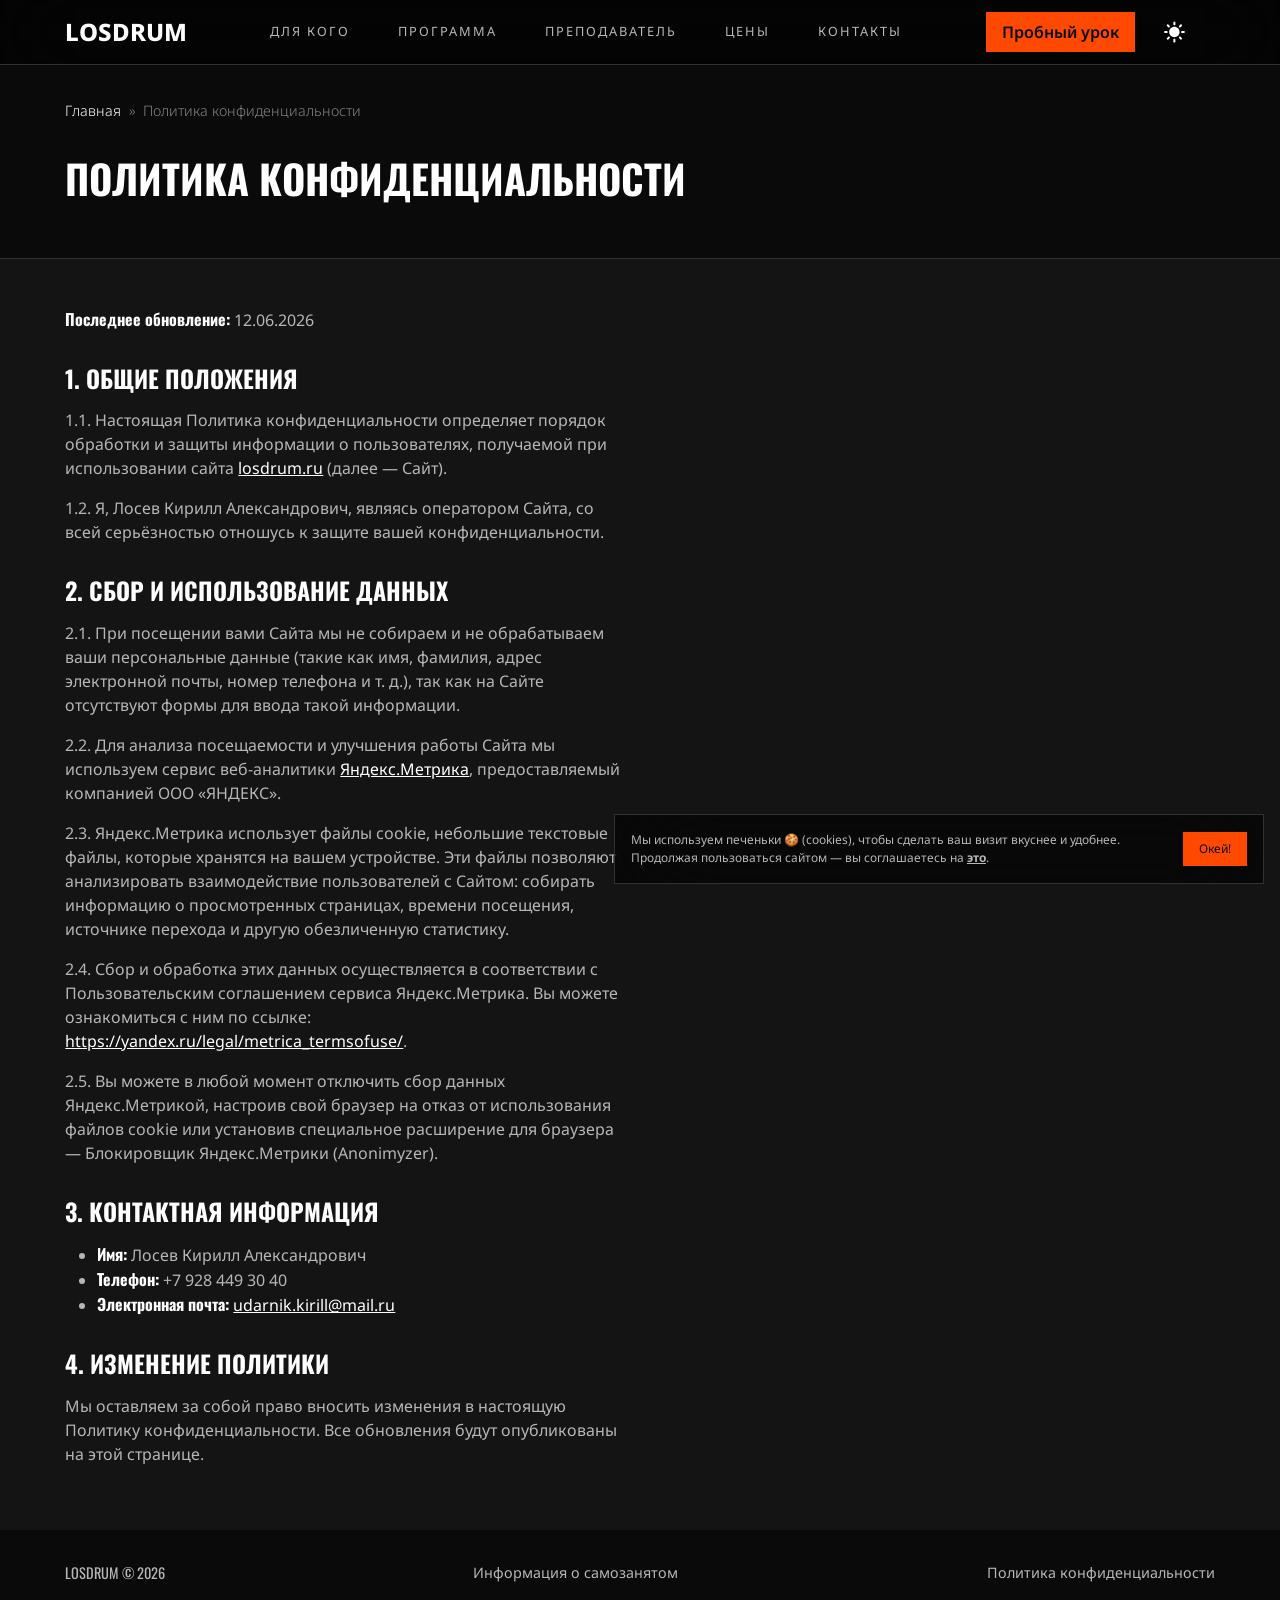
<file: policy.html>
<!DOCTYPE html>
<html lang="ru">

<head>
    <title>Политика конфиденциальности</title>
    <meta charset="utf-8">
    <meta name="description" content="Школа игры на барабанах LOSDRUM в Сочи. Индивидуальные занятия и мини-группы для взрослых и детей. Бесплатный пробный урок. Адрес: Сочи, ул. Островского, 37.">
    <meta name="keywords" content="школа барабанов сочи, уроки барабанов сочи, обучение игре на барабанах сочи, уроки ударных сочи, барабанная школа сочи, занятия на барабанах сочи, барабаны для детей сочи, уроки барабанов для взрослых сочи, обучение ударным инструментам сочи, преподаватель барабанов сочи">
    <link rel="canonical" href="https://losdrum.ru/policy">
    <meta name="robots" content="index, follow, max-image-preview:large">

    <meta property="og:type" content="website">
    <meta property="og:locale" content="ru_RU">
    <meta property="og:title" content="Школа игры на барабанах в Сочи">
    <meta property="og:description" content="Научитесь играть на барабанах за 3 месяца. Бесплатный пробный урок.">
    <meta property="og:url" content="https://losdrum.ru/policy">
    <meta property="og:image" content="https://losdrum/img/drum2.jpg">
    <meta property="og:site_name" content="LOSDRUM">

    <meta name="geo.region" content="RU-KDA">
    <meta name="geo.placename" content="Сочи">
    <meta name="geo.position" content="43.585472;39.723098">
    <meta name="ICBM" content="43.585472,39.723098">

    <script type="application/ld+json">
        {
            "@context": "https://schema.org",
            "@type": "MusicSchool",
            "name": "LOSDRUM",
            "description": "Политика конфиденциальности",
            "address": {
            "@type": "PostalAddress",
            "streetAddress": "ул. Островского, 37",
            "addressLocality": "Сочи",
            "addressCountry": "RU"
            },
            "telephone": "+79284493040",
            "url": "https://losdrum.ru/policy",
            "priceRange": "₽₽",
            "image": "https://losdrum/img/drum2.jpg"
        }
    </script>
    
    <link rel="shortcut icon" href="fav.png" type="image/png">
    <meta name="viewport" content="width=device-width, initial-scale=1">
    <link rel="stylesheet" href="css/style.css?v=2">

    <!-- Yandex.Metrika counter -->
    <script type="text/javascript">
        (function(m,e,t,r,i,k,a){
            m[i]=m[i]||function(){(m[i].a=m[i].a||[]).push(arguments)};
            m[i].l=1*new Date();
            for (var j = 0; j < document.scripts.length; j++) {if (document.scripts[j].src === r) { return; }}
            k=e.createElement(t),a=e.getElementsByTagName(t)[0],k.async=1,k.src=r,a.parentNode.insertBefore(k,a)
        })(window, document,'script','https://mc.yandex.ru/metrika/tag.js?id=109800646', 'ym');

        ym(109800646, 'init', {ssr:true, webvisor:true, clickmap:true, ecommerce:"dataLayer", referrer: document.referrer, url: location.href, accurateTrackBounce:true, trackLinks:true});
    </script>
    <noscript><div><img src="https://mc.yandex.ru/watch/109800646" style="position:absolute; left:-9999px;" alt="" /></div></noscript>
    <!-- /Yandex.Metrika counter -->
</head>

<body class="d-flex flex-column vh-100">

    <div class="mobile__menu">
        <div class="container-fluid">
            <div class="row justify-content-center">
                <div class="col-11">
                    <ul>
                        <li>
                            <a href="/#for__him">Для кого</a>
                            <span>01</span>
                        </li>
                        <li>
                            <a href="/#lessons">Программа</a>
                            <span>02</span>
                        </li>
                        <li>
                            <a href="/#teacher">Преподаватель</a>
                            <span>03</span>
                        </li>
                        <li>
                            <a href="/#prices">Цены</a>
                            <span>04</span>
                        </li>
                        <li>
                            <a href="#contacts">Контакты</a>
                            <span>05</span>
                        </li>
                    </ul>
                    <button onclick="window.location.href='/#contacts'">
                        Бесплатный пробный урок
                        <svg xmlns="http://www.w3.org/2000/svg" width="16" height="16" fill="currentColor"
                            class="bi bi-arrow-right-short" viewBox="0 0 16 16">
                            <path fill-rule="evenodd"
                                d="M4 8a.5.5 0 0 1 .5-.5h5.793L8.146 5.354a.5.5 0 1 1 .708-.708l3 3a.5.5 0 0 1 0 .708l-3 3a.5.5 0 0 1-.708-.708L10.293 8.5H4.5A.5.5 0 0 1 4 8" />
                        </svg>
                    </button>
                    <a href="tel:+79284493040" class="call__button">Позвонить</a>
                </div>
            </div>
        </div>
    </div>

    <header>
        <div class="container-fluid">
            <div class="row justify-content-center">
                <div class="col-11">
                    <a href="/" class="logo__block">LOSDRUM</a>
                    <ul>
                        <li>
                            <a href="/#for__him">Для кого</a>
                        </li>
                        <li>
                            <a href="/#lessons">Программа</a>
                        </li>
                        <li>
                            <a href="/#teacher">Преподаватель</a>
                        </li>
                        <li>
                            <a href="/#prices">Цены</a>
                        </li>
                        <li>
                            <a href="#contacts">Контакты</a>
                        </li>
                    </ul>
                    <div>
                        <button onclick="window.location.href='/#contacts'">
                            Пробный урок
                        </button>
                        <button class="theme-toggle" id="themeToggle" type="button" aria-label="Выбор темы">
                            <svg class="theme-moon" width="24" height="24" viewBox="0 0 24 24" fill="none"
                                xmlns="http://www.w3.org/2000/svg">
                                <path
                                    d="M12.2329 0C12.2729 0.0199668 12.3128 0.0399108 12.3527 0.0598775C12.8519 0.239578 13.1581 0.645564 13.1647 1.17801C13.1714 1.80364 13.178 2.42927 13.1647 3.05489C13.1514 3.7271 12.6323 4.23294 11.9867 4.22628C11.3478 4.21962 10.8419 3.72045 10.8286 3.05489C10.8153 2.43592 10.822 1.82363 10.8286 1.20466C10.8353 0.64559 11.1348 0.246234 11.6672 0.0598775C11.7005 0.0465663 11.7338 0.0266288 11.767 0.00666208C11.9201 6.49974e-06 12.0732 0 12.2329 0Z"
                                    fill="white" />
                                <path
                                    d="M0 11.7603C0.0199667 11.7204 0.0399311 11.6804 0.0598978 11.6405C0.239599 11.1413 0.645584 10.8351 1.17803 10.8285C1.80366 10.8218 2.42929 10.8152 3.05491 10.8285C3.72712 10.8418 4.23296 11.3609 4.2263 12.0065C4.21964 12.6455 3.72047 13.1513 3.05491 13.1646C2.42929 13.1779 1.80366 13.1713 1.17803 13.1646C0.645584 13.1579 0.246254 12.8518 0.0598978 12.3526C0.0465866 12.3127 0.0199667 12.2728 0 12.2328C0 12.0731 0 11.92 0 11.7603Z"
                                    fill="white" />
                                <path
                                    d="M12.0001 18.0033C8.69227 18.01 6.00341 15.3278 5.9901 12.0066C5.97679 8.69881 8.69227 5.98335 12.0001 5.99C15.3146 5.99666 18.0034 8.69215 17.9968 12C18.0034 15.3078 15.3146 17.9967 12.0001 18.0033Z"
                                    fill="white" />
                                <path
                                    d="M4.3727 20.8786C3.86687 20.8121 3.50082 20.5991 3.2945 20.1665C3.08817 19.7405 3.10813 19.2946 3.42759 18.9418C3.91345 18.4094 4.41928 17.8969 4.95173 17.4177C5.39765 17.0117 6.08317 17.0783 6.50247 17.5109C6.91512 17.9368 6.97503 18.6024 6.57569 19.0417C6.09649 19.5741 5.58401 20.0799 5.05156 20.5591C4.87851 20.7188 4.60564 20.7721 4.3727 20.8786Z"
                                    fill="white" />
                                <path
                                    d="M3.17464 4.33271C3.18796 3.85351 3.40759 3.4941 3.8402 3.28778C4.27282 3.08145 4.71208 3.10806 5.06483 3.43418C5.59062 3.91338 6.09645 4.41256 6.569 4.93835C6.97499 5.39093 6.9151 6.06316 6.49579 6.48911C6.06984 6.91507 5.39761 6.97497 4.94503 6.56898C4.41924 6.09643 3.92007 5.58394 3.44086 5.05815C3.27447 4.87844 3.22124 4.59226 3.11475 4.35932C3.13471 4.35266 3.15468 4.34602 3.17464 4.33271Z"
                                    fill="white" />
                                <path
                                    d="M19.6473 3.17462C20.1265 3.18793 20.4925 3.40094 20.6989 3.8269C20.9052 4.25286 20.8852 4.69876 20.5657 5.0515C20.0865 5.58395 19.5741 6.09646 19.0416 6.57566C18.5957 6.98165 17.9102 6.91509 17.4909 6.48913C17.0782 6.06983 17.0183 5.39762 17.411 4.95169C17.8902 4.41925 18.4027 3.9134 18.9351 3.4342C19.1148 3.27447 19.3877 3.22124 19.614 3.11475C19.6273 3.13471 19.634 3.15466 19.6473 3.17462Z"
                                    fill="white" />
                                <path
                                    d="M20.8786 19.6272C20.8054 20.133 20.5858 20.4991 20.1598 20.6988C19.7405 20.8984 19.3013 20.8851 18.9552 20.5656C18.4161 20.0798 17.8969 19.5673 17.4177 19.0282C17.0184 18.5889 17.0849 17.9167 17.5042 17.4974C17.9235 17.0715 18.6091 17.0116 19.055 17.4176C19.5874 17.8968 20.0933 18.4092 20.5725 18.9417C20.7255 19.1214 20.7788 19.4009 20.8786 19.6272Z"
                                    fill="white" />
                                <path
                                    d="M21.8836 13.1646C21.5775 13.1646 21.2713 13.1713 20.9718 13.1646C20.2796 13.1513 19.7738 12.6455 19.7805 11.98C19.7871 11.3344 20.2929 10.8285 20.9718 10.8219C21.5775 10.8152 22.1898 10.8152 22.8021 10.8219C23.4876 10.8285 24.0068 11.3476 24.0001 11.9999C23.9934 12.6455 23.481 13.1447 22.8021 13.158C22.4959 13.1713 22.1898 13.1646 21.8836 13.1646Z"
                                    fill="white" />
                                <path
                                    d="M10.822 21.8635C10.822 21.5574 10.8153 21.2512 10.822 20.9517C10.842 20.2795 11.3544 19.7737 12 19.7803C12.639 19.787 13.1448 20.2862 13.1581 20.9517C13.1714 21.5774 13.1714 22.203 13.1581 22.8286C13.1448 23.5008 12.6256 24.0067 11.9801 24C11.3411 23.9933 10.842 23.4875 10.822 22.8286C10.8153 22.5025 10.822 22.183 10.822 21.8635Z"
                                    fill="white" />
                            </svg>
                            <svg class="theme-sun" width="24" height="24" viewBox="0 0 24 24" fill="none"
                                xmlns="http://www.w3.org/2000/svg">
                                <path
                                    d="M24 14.5752C23.7973 15.1821 23.6243 15.8005 23.387 16.3929C22.6961 18.1227 21.6526 19.6113 20.2671 20.854C18.8344 22.1391 17.1875 23.0402 15.3369 23.5486C13.5564 24.0378 11.7433 24.1555 9.93398 23.7724C5.25747 22.7835 2.13372 19.9867 0.576168 15.4609C-0.0186043 13.732 -0.122377 11.9365 0.125524 10.1208C0.411861 8.01666 1.18824 6.11315 2.46714 4.43154C3.76046 2.73064 5.3968 1.44363 7.36272 0.600414C7.84891 0.392023 8.35529 0.229938 8.85685 0.0591728C9.26138 -0.0787903 9.63131 0.0302314 9.8427 0.326418C10.0627 0.634182 10.0493 0.992114 9.76967 1.34233C8.82995 2.51743 8.25536 3.85557 7.99977 5.33361C7.73841 6.84445 7.84603 8.33118 8.33126 9.78703C8.86646 11.3943 9.77928 12.7489 11.0678 13.8401C12.3169 14.8984 13.7563 15.5622 15.3686 15.8381C16.8829 16.0976 18.3684 15.9819 19.8212 15.4715C20.833 15.1155 21.7526 14.5964 22.5827 13.9163C22.8268 13.7166 23.091 13.5902 23.4235 13.6674C23.7233 13.7368 23.8703 13.9539 23.999 14.1999C24 14.3244 24 14.4498 24 14.5752Z"
                                    fill="#111111" />
                            </svg>
                        </button>
                        <div class="hamburger__menu" id="hamburgerMenu">
                            <span></span>
                            <span></span>
                        </div>
                    </div>
                </div>
            </div>
        </div>
    </header>

    <main>
        <div class="container-fluid inner__header">
            <div class="row justify-content-center">
                <div class="col-11">
                    <ul>
                        <li><a href="/">Главная</a></li>
                        <li>»</li>
                        <li>Политика конфиденциальности</li>
                    </ul>
                    <h1>Политика конфиденциальности</h1>
                </div>
            </div>
        </div>
        <div class="container-fluid block__3 pt-5 pb-5 border-0">
            <div class="row justify-content-center">
                <div class="col-11 content__block">
                    <div class="row">
                        <div class="col-lg-6">
                            <p><strong>Последнее обновление:</strong> 12.06.2026</p>

                            <section>
                                <h2>1. Общие положения</h2>
                                <p>1.1. Настоящая Политика конфиденциальности определяет порядок обработки и защиты информации о пользователях, получаемой при использовании сайта <a href="https://losdrum.ru">losdrum.ru</a> (далее — Сайт).</p>
                                <p>1.2. Я, Лосев Кирилл Александрович, являясь оператором Сайта, со всей серьёзностью отношусь к защите вашей конфиденциальности.</p>
                            </section>

                            <section>
                                <h2>2. Сбор и использование данных</h2>
                                <p>2.1. При посещении вами Сайта мы не собираем и не обрабатываем ваши персональные данные (такие как имя, фамилия, адрес электронной почты, номер телефона и т. д.), так как на Сайте отсутствуют формы для ввода такой информации.</p>
                                <p>2.2. Для анализа посещаемости и улучшения работы Сайта мы используем сервис веб-аналитики <a href="https://yandex.ru/legal/metrica_termsofuse/" target="_blank">Яндекс.Метрика</a>, предоставляемый компанией ООО «ЯНДЕКС».</p>
                                <p>2.3. Яндекс.Метрика использует файлы cookie, небольшие текстовые файлы, которые хранятся на вашем устройстве. Эти файлы позволяют анализировать взаимодействие пользователей с Сайтом: собирать информацию о просмотренных страницах, времени посещения, источнике перехода и другую обезличенную статистику.</p>
                                <p>2.4. Сбор и обработка этих данных осуществляется в соответствии с Пользовательским соглашением сервиса Яндекс.Метрика. Вы можете ознакомиться с ним по ссылке: <a href="https://yandex.ru/legal/metrica_termsofuse/" target="_blank">https://yandex.ru/legal/metrica_termsofuse/</a>.</p>
                                <p>2.5. Вы можете в любой момент отключить сбор данных Яндекс.Метрикой, настроив свой браузер на отказ от использования файлов cookie или установив специальное расширение для браузера — Блокировщик Яндекс.Метрики (Anonimyzer).</p>
                            </section>

                            <section class="contact-info">
                                <h2>3. Контактная информация</h2>
                                <div>
                                    <ul>
                                        <li><strong>Имя:</strong> Лосев Кирилл Александрович</li>
                                        <li><strong>Телефон:</strong> +7 928 449 30 40</li>
                                        <li><strong>Электронная почта:</strong> <a href="mailto:udarnik.kirill@mail.ru">udarnik.kirill@mail.ru</a></li>
                                    </ul>
                                </div>
                            </section>

                            <section>
                                <h2>4. Изменение политики</h2>
                                <p>Мы оставляем за собой право вносить изменения в настоящую Политику конфиденциальности. Все обновления будут опубликованы на этой странице.</p>
                            </section>
                        </div>
                    </div>
                </div>
            </div>
        </div>
    </main>

    <footer class="mt-auto">
        <div class="container-fluid">
            <div class="row justify-content-center">
                <div class="col-11 d-flex flex-wrap justify-content-between gap-2">
                    <div>
                        LOSDRUM © 2026
                    </div>
                    <a href="/about.html">Информация о самозанятом</a>
                    <a href="/policy.html">Политика конфиденциальности</a>
                </div>
            </div>
        </div>
    </footer>

    <div id="policyAlert">
        <div>
            Мы используем печеньки 🍪 (cookies), чтобы сделать ваш визит вкуснее и удобнее. Продолжая пользоваться сайтом — вы соглашаетесь на <a href="policy.html">это</a>.
        </div>
        <button type="button" id="cookieAccept">Окей!</button>
    </div>
    
    <link rel="stylesheet" href="css/bootstrap.min.css">
    <script src="js/jquery.min.js"></script>
    <script src="js/scripts.js"></script>

</body>

</html>
</file>
<file: css/style.css>
@import url('https://fonts.googleapis.com/css2?family=Oswald:wght@200..700&family=Noto+Sans:ital,wght@0,100..900;1,100..900&display=swap');

:root {
  color-scheme: dark;
  --bg__1: #0A0A0A;
  --bg__2: #141414;
  --header: #ffffff;
  --header__bg: #00000099;
  --accent: #FF4800;
  --text: #B6B6B6;
  --text__gray: #858585;
  --stroke: #313131;
}

:root[data-theme="light"] {
  color-scheme: light;
  --bg__1: #f0f0f0;
  --bg__2: #F9F9F9;
  --header: #000000;
  --header__bg: #ffffff99;
  --accent: #FF4800;
  --text: #333333;
  --text__gray: #777777;
  --stroke: #DCDBDB;
}

body {
    font-family: "Noto Sans", sans-serif !important;
    background-color: var(--bg__2) !important;
    color: var(--text) !important;
}

select,
button,
a,
input,
textarea,
img {
    outline: none !important;
    box-shadow: none !important;
}

h1,
h2,
h3,
h4,
h5,
h6,
b,
strong {
    font-family: "Oswald", sans-serif !important;
    font-weight: 800 !important;
    color: var(--header) !important;
}

h1 span,
h2 span {
    color: var(--accent) !important;
}

h1,
h2,
h3,
h4,
h5,
h6 {
    text-transform: uppercase !important;
}

a,
button {
    text-decoration: none !important;
    transition: .3s all !important;
}

a {
    color: var(--text) !important;
}

a:hover {
    color: var(--accent) !important;
}

img {
    max-width: 100% !important;
    border: 0 !important;
}

.theme-toggle {
    width: 3rem;
    height: 3rem;
    background: transparent;
    border: none;
    display: inline-flex;
    align-items: center;
    justify-content: center;
}

.theme-toggle:hover {
    transform: scale(1.2);
}

.theme-toggle svg {
    width: 1.3rem;
}

.theme-toggle[data-theme="dark"] .theme-sun,
.theme-toggle[data-theme="light"] .theme-moon {
    display: none;
}

header {
    position: fixed;
    top: 0;
    width: 100%;
    z-index: 99;
    padding-top: .5rem;
    padding-bottom: .5rem;
    border-bottom: 1px solid var(--stroke);
    background-color: var(--header__bg);
    backdrop-filter: blur(3rem);
    -webkit-backdrop-filter: blur(3rem);
}

header .row > div {
    display: inline-flex;
    align-items: center;
    justify-content: space-between;
    gap: 2rem;
}

header .row > div > div {
    display: flex;
    align-items: center;
    gap: 1rem;
}

header .row > div > div > button:first-child {
    background-color: var(--accent);
    color: var(--bg__1);
    border: 0;
    padding: .5rem 1rem;
    font-size: 1rem;
    font-weight: 600;
}

header .row > div > div > button:first-child:hover {
    background-color: var(--header);
}

header ul {
    list-style: none;
    padding: 0;
    margin: 0;
    display: flex;
    align-items: center;
    gap: 3rem;
    text-transform: uppercase;
    font-size: .8rem;
    letter-spacing: 2px;
}

.logo__block {
    font-size: 1.5rem;
    font-weight: 800;
    color: var(--header) !important;
}

.block__1 {
    background: url(../img/drums.png) top right -25% fixed no-repeat var(--bg__1);
    border-bottom: 1px solid var(--stroke);
    padding-top: 140px;
    padding-bottom: 50px;
}

.block__1 h1 {
    font-size: 10vw;
    line-height: 100%;
}

.block__1 h1 span {
    display: block;
}

.block__1 em {
    font-style: normal;
    font-size: 1rem;
    text-transform: uppercase;
    color: var(--accent);
    letter-spacing: 4px;
    font-weight: 400 !important;
}

.block__1 p {
    font-size: 1.5rem;
    margin: 3rem 0 0 0;
    font-weight: 300;
}

.block__1 button {
    background-color: var(--accent);
    color: var(--bg__1);
    border: 0;
    padding: 1.5rem 2rem;
    font-size: 1.2rem;
    font-weight: 600;
    text-transform: uppercase;
    display: inline-flex;
    align-items: center;
    gap: .5rem;
}

.block__1 button:hover {
    background-color: var(--header);
}

.block__1 button svg {
    width: 2rem;
    height: 2rem;
}

.block__1 hr {
    margin: 72px 0;
    opacity: 1;
    border-color: var(--stroke);
}

.benefits__block h2 {
    font-size: 2.5rem !important;
    text-transform: none !important;
}

.benefits__block p {
    font-size: 1.2rem;
    margin: 0;
}

.mobile__menu {
    position: fixed;
    top: 65px;
    left: 0;
    width: 100%;
    height: calc(100vh - 65px);
    background: var(--bg__1);
    z-index: 99;
    transform: translateY(-100vh);
    transition: all .3s ease;
}

.mobile__menu.active {
    transform: translateY(0);
}

.mobile__menu ul {
    list-style: none;
    padding: 0;
    margin: 0 0 2rem 0;
    display: flex;
    flex-direction: column;
}

.mobile__menu ul li {
    display: flex;
    align-items: center;
    justify-content: space-between;
    gap: 2rem;
    padding: 1.3rem 0;
    border-bottom: 1px solid var(--stroke);
}

.mobile__menu ul li a {
    font-family: "Oswald", sans-serif !important;
    font-weight: 800 !important;
    color: var(--header) !important;
    font-size: 2.7vh;
    text-transform: uppercase;
}

.mobile__menu ul li span {
    color: var(--accent);
}

.mobile__menu button {
    width: 100%;
    padding: 1rem;
    display: flex;
    align-items: center;
    justify-content: center;
    gap: .5rem;
    font-size: 1rem;
    text-transform: uppercase;
    border: 0;
    background-color: var(--accent);
    color: var(--bg__1);
    font-weight: 600;
    margin-bottom: 1rem;
}

.mobile__menu button svg {
    width: 2rem;
    height: 2rem;
}

.call__button {
    width: 100%;
    padding: 1rem;
    display: flex;
    align-items: center;
    justify-content: center;
    gap: .5rem;
    font-size: 1rem;
    text-transform: uppercase;
    border: 1px solid var(--text__gray);
    color: var(--header) !important;
    font-weight: 500;
}

.block__2 {
    background-color: var(--bg__1);
    padding-top: 140px;
    padding-bottom: 140px;
    border-bottom: 1px solid var(--stroke);
}

.block__3 {
    background-color: var(--bg__2);
    padding-top: 140px;
    padding-bottom: 140px;
    border-bottom: 1px solid var(--stroke);
}

.zag {
    display: flex;
    gap: 2rem;
    align-items: center;
    letter-spacing: 4px;
    margin-bottom: 2rem;
}

.zag span {
    color: var(--accent);
    font-size: .9rem;
    flex-shrink: 0;
}

.zag p {
    margin: 0;
    text-transform: uppercase;
    font-size: .75rem;
    flex-shrink: 0;
}

.zag hr {
    opacity: 1;
    border-color: var(--stroke);
    margin: 0;
    width: 100%;
}

.block__2 h2,
.block__3 h2 {
    font-size: 10vh;
    margin-bottom: 72px;
}

.card__block__1 {
    display: flex;
}

.card__block__2 {
    display: flex;
    flex-wrap: wrap;
}

.card__block__1 > div {
    display: flex;
    flex-direction: column;
    padding: 3rem;
    border: 1px solid var(--stroke);
    min-height: 100%;
    gap: 1.5rem;
    width: 100%;
}

.card__block__2 > div {
    display: flex;
    width: 25%;
    flex-direction: column;
    padding: 3rem;
    border-top: 1px solid var(--stroke);
    border-bottom: 1px solid var(--stroke);
    border-right: 1px solid var(--stroke);
    min-height: 100%;
    gap: 1.5rem;
}

.card__block__1 > div:first-child {
    border-right: 0;
}

.card__block__2 > div:first-child {
    border-left: 1px solid var(--stroke);
}

.card__block__1 > div span,
.card__block__2 > div span {
    color: var(--accent);
    text-transform: uppercase;
    letter-spacing: 4px;
}

.card__block__1 > div h3,
.card__block__2 > div h3 {
    font-size: 2rem;
    font-weight: 400 !important;
}

.card__block__1 > div p,
.card__block__2 > div p {
    font-size: 1rem;
    margin: 0;
}

.drum__photo {
    position: relative;
    overflow: hidden;
}

.drum__photo picture {
    position: absolute;
    width: 96%;
    height: 100%;
    overflow: hidden;
}

.drum__photo picture img {
    object-fit: cover !important;
    width: 100% !important;
    height: 100% !important;
}

.card__block__3 {
    display: flex;
    flex-direction: column;
}

.card__block__3 > div {
    display: flex;
    align-items: start;
    gap: 2rem;
    padding: 2rem 0;
    border-top: 1px solid var(--stroke);
}

.card__block__3 > div:last-child {
    border-bottom: 1px solid var(--stroke);
}

.card__block__3 > div span {
    letter-spacing: 4px;
    color: var(--text__gray);
    font-size: .9rem;
    text-transform: uppercase;
    width: 35%;
    flex-shrink: 0;
}

.card__block__3 > div p {
    margin: 0;
    font-size: 1.1rem;
    color: var(--header);
}

.card__block__4 {
    display: flex;
    align-items: start;
    flex-wrap: wrap;
}

.card__block__4 > div {
    display: flex;
    align-items: center;
    gap: 2rem;
    width: 50%;
    height: 200px;
    border: 1px solid var(--stroke);
    border-top: 0;
    padding: 3rem;
}

.card__block__4 > div h3 {
    font-weight: 400 !important;
    color: var(--accent) !important;
    font-size: 3rem;
    width: 10%;
    flex-shrink: 0;
}

.card__block__4 > div p {
    color: var(--header);
    font-size: 1.5rem;
    margin: 0;
    font-weight: 300;
}

.card__block__4 > div:nth-child(2n) {
    border-left: 0;
}

.card__block__4 > div:nth-child(1),
.card__block__4 > div:nth-child(2) {
    border-top: 1px solid var(--stroke);
}

.block__2 .ratio {
    --bs-aspect-ratio: calc(4 / 3 * 100%);
}

.block__2 .ratio picture {
    position: absolute;
    width: 100%;
    height: 100%;
}

.block__2 .ratio picture img {
    object-fit: cover !important;
    width: 100% !important;
    height: 100% !important;
}

.about__text p {
    font-size: 1.5rem;
    font-weight: 300;
}

.reviews svg {
    width: 4rem;
    height: 4rem;
}

.reviews svg path {
    fill: var(--accent);
}

.reviews p {
    font-family: "Oswald", sans-serif;
    color: var(--header);
    font-size: 2rem !important;
    font-weight: 300;
    line-height: 120%;
}

.reviews span {
    color: var(--text__gray) !important;
    font-weight: 300;
}

#prices .card__block__2 > div {
    align-items: start;
}

#prices .card__block__2 > div:first-child {
    background-color: var(--accent);
}

#prices .card__block__2 > div span {
    font-size: .75rem !important;
    color: var(--text);
    font-weight: 500;
}

#prices .card__block__2 > div h3 {
    font-size: 2.3rem !important;
    font-weight: 700 !important;
    margin: 0;
}

#prices .card__block__2 > div:first-child h3,
#prices .card__block__2 > div:first-child span,
#prices .card__block__2 > div:first-child p {
    color: var(--bg__1) !important;
}

#prices .card__block__2 > div p {
    font-weight: 300 !important;
    font-size: .9rem;
}

#prices .card__block__2 > div a {
    color: var(--accent) !important;
    text-transform: uppercase;
    font-size: .9rem;
    letter-spacing: 2px;
    font-weight: 500;
    display: flex;
    align-items: center;
    gap: .25rem;
    border-bottom: 1px solid var(--accent);
    padding-bottom: .25rem;
}

#prices .card__block__2 > div a svg {
    width: 2rem;
    height: 2rem;
}

#prices .card__block__2 > div a:hover {
    gap: .75rem;
}

#prices .card__block__2 > div:first-child a {
    color: var(--bg__1) !important;
    border-bottom: 1px solid var(--bg__1);
}

.citata {
    color: var(--text__gray);
    font-weight: 300;
    margin: 2rem 0 0 0;
}

.promo__block {
    text-align: center;
    display: flex;
    flex-direction: column;
    gap: 2rem;
    align-items: center;
}

.promo__block i {
    font-size: .9rem;
    text-transform: uppercase;
    color: var(--accent);
    letter-spacing: 4px;
    font-style: normal;
}

.promo__block h2 {
    font-size: 20vh;
    line-height: 100%;
    margin: 0;
}

.promo__block p {
    font-size: 1.3rem;
    max-width: 500px;
    font-weight: 300;
    margin: 1rem 0 0 0;
}

.buttons {
    display: flex;
    align-items: center;
    gap: 2rem;
}

.buttons a {
    display: flex;
    align-items: center;
    gap: .5rem;
    padding: 1rem 2rem;
    font-size: 1rem;
    text-transform: uppercase;
    letter-spacing: 2px;
    font-weight: 500;
    height: 100%;
}

.buttons a svg {
    width: 2rem;
    height: 2rem;
}

.buttons a:first-child {
    background-color: var(--accent);
    color: var(--bg__1) !important;
}

.buttons a:first-child:hover {
    background-color: var(--header);
}

.buttons a:last-child {
    border: 1px solid var(--stroke);
}

.buttons a:last-child:hover {
    color: var(--text) !important;
    border-color: var(--header);
}

.contacts__block {
    display: flex;
    flex-wrap: wrap;
    border: 1px solid var(--stroke);
}

.contacts__block > div {
    min-height: 100%;
}

.contacts__block span {
    color: var(--text__gray);
    text-transform: uppercase;
    letter-spacing: 4px;
    font-size: .9rem;
    font-weight: 300;
}

.contacts__block i {
    font-style: normal;
    font-size: .9rem;
    font-weight: 300;
}

.contacts__block > div:first-child {
    display: flex;
    flex-direction: column;
    padding: 3rem;
    width: 65%;
    border-right: 1px solid var(--stroke);
    gap: 3rem;
}

.contacts__block > div:first-child > div {
    display: flex;
    flex-direction: column;
    align-items: start;
    gap: 1rem;
}

.contacts__block > div:first-child > div:first-child {
    padding-bottom: 3rem;
    border-bottom: 1px solid var(--stroke);
}

.contacts__block > div:first-child > div:first-child p a {
    font-size: 2.5rem;
}

.contacts__block > div:first-child > div p {
    font-family: "Oswald", sans-serif;
    font-size: 2rem;
    color: var(--header) !important;
}

.contacts__block > div:first-child > div p a {
    color: var(--header) !important;
}

.contacts__block > div:first-child > div p a:hover {
    color: var(--accent) !important;
}

.contacts__block > div:last-child {
    padding: 3rem;
    display: flex;
    flex-direction: column;
    gap: 1.5rem;
    width: 35%;
}

.qr__codes {
    display: flex;
}

.qr__codes span {
    color: var(--accent);
}

.qr__codes > div {
    width: 100%;
    padding: 2rem;
    display: flex;
    flex-direction: column;
    gap: 1.5rem;
    border: 1px solid var(--stroke);
    align-items: center;
}

.qr__codes > div picture {
    padding: 1.5rem;
    background-color: #fff;
}

.qr__codes > div a {
    color: var(--header) !important;
    font-family: "Oswald", sans-serif;
    font-size: 1.5rem;
    display: flex;
    align-items: center;
    gap: .5rem;
    text-transform: uppercase;
}

.qr__codes > div a svg {
    width: 2rem;
    height: 2rem;
}

.qr__codes > div a:hover {
    color: var(--accent) !important;
}

.qr__codes > div p {
    font-size: .8rem;
    margin: 0;
    font-weight: 300;
    text-align: center;
}

.call {
    display: flex;
    align-items: center;
    padding: 1rem 2rem;
    text-transform: uppercase;
    font-weight: 500;
    font-size: .9rem;
    letter-spacing: 2px;
    gap: .5rem;
    background-color: var(--accent);
    color: var(--bg__1) !important;
}

.call svg {
    width: 2rem;
    height: 2rem;
}

.call:hover {
    color: var(--bg__1) !important;
    background-color: var(--header);
}

footer > div {
    background-color: var(--bg__1);
    padding-top: 2rem;
    padding-bottom: 2rem;
    font-size: .9rem;
}

footer > div > div > div > div {
    font-family: "Oswald", sans-serif;
}

.inner__header {
    padding-top: 100px;
    padding-bottom: 3rem;
    background-color: var(--bg__1);
    border-bottom: 1px solid var(--stroke);
}

.inner__header ul {
    list-style: none;
    padding: 0;
    margin: 0 0 2rem 0;
    font-size: .9rem;
    display: flex;
    align-items: center;
    flex-wrap: wrap;
    gap: .5rem;
    font-weight: 300;
    color: var(--text__gray);
}

.inner__header ul a {
    color: var(--header) !important;
}

#policyAlert {
    position: fixed;
    z-index: 99;
    bottom: 1rem;
    background-color: var(--header__bg);
    backdrop-filter: blur(3rem);
    -webkit-backdrop-filter: blur(3rem);
    left: auto;
    right: 1rem;
    margin: 0 auto;
    max-width: 650px;
    width: calc(100% - 2rem);
    padding: 1rem;
    color: var(--text);
    font-size: .75rem;
    border: 1px solid var(--stroke);
    display: flex;
    gap: 1rem;
    align-items: center;
    justify-content: center;
}

#policyAlert a {
    font-weight: 700;
    color: var(--header);
    text-decoration: underline !important;
}

#policyAlert button {
    font-size: .75rem;
    padding: .5rem 1rem;
    border: 0;
    color: var(--bg__1);
    background-color: var(--accent);
}

#policyAlert button:hover {
    background-color: var(--header);
}

.content__block h2 {
    font-size: 1.5rem !important;
    margin: 2rem 0 1rem 0;
}

.content__block a {
    color: var(--header) !important;
    text-decoration: underline !important;
}

.content__block a:hover {
    color: var(--accent) !important;
}

@media (min-width: 1440px) {

    .container,
    .container-lg,
    .container-md,
    .container-sm,
    .container-xl,
    .container-xxl {
        max-width: 1300px;
    }
}

@media (max-width: 1400px) {
    .promo__block h2 {
        font-size: 16vh;
    }
}

@media (max-width: 1200px) {
    header ul {
        display: none;
    }

    .hamburger__menu {
        display: flex;
        position: relative;
        flex-direction: column;
        gap: .5rem;
        width: 2rem;
        height: 2rem;
        align-items: center;
        justify-content: center;
    }

    .hamburger__menu span {
        width: 100%;
        height: 1.5px;
        background-color: var(--header);
        transition: .3s all;
    }

    .hamburger__menu.active span:first-child {
        position: absolute;
        transform: rotate(45deg);
    }

    .hamburger__menu.active span:last-child {
        position: absolute;
        transform: rotate(-45deg);
    }

    .theme-toggle:hover {
        transform: none;
    }

    .block__1 h1 {
        font-size: 15vw;
    }

    .block__2 h2,
    .block__3 h2 {
        font-size: 8vw;
    }

    .card__block__1 {
        flex-direction: column;
    }

    .card__block__1 > div:first-child {
        border-right: 1px solid var(--stroke);
        border-bottom: 0;
    }

    .card__block__2 > div {
        width: 50%;
    }

    .card__block__2 > div:nth-child(3) {
        border-left: 1px solid var(--stroke);
        border-top: 0;
    }

    .card__block__2 > div:nth-child(4) {
        border-top: 0;
    }

    .drum__photo {
        margin-top: 5rem !important;
        height: 35vh;
    }

    .card__block__4 > div {
        gap: 3rem;
    }

    .promo__block h2 {
        font-size: 14vh;
    }
}

@media (max-width: 992px) {
    .promo__block h2 {
        font-size: 13vh;
    }

    .contacts__block > div {
        width: 50% !important;
        gap: 0;
    }
}

@media (max-width: 768px) {
    .block__2 h2,
    .block__3 h2 {
        font-size: 11vw;
    }

    .card__block__4 > div {
        gap: 3rem;
        width: 100%;
        border: 1px solid var(--stroke) !important;
        border-top: 0 !important;
    }

    .card__block__4 > div:first-child {
        border-top: 1px solid var(--stroke) !important;
    }

    .contacts__block {
        flex-direction: column;
    }

    .contacts__block > div {
        width: 100% !important;
        gap: 0;
    }

    .contacts__block > div:first-child {
        padding-bottom: 0;
    }
}

@media (max-width: 576px) {
    header .row > div > div > button:first-child {
        display: none;
    }

    .block__1 {
        background: url(../img/drums.png) center no-repeat var(--bg__1);
    }

    .block__1 em {
        font-size: .75rem;
        margin-bottom: 1rem;
        display: block;
    }

    .block__1 p {
        font-size: 1.1rem;
        margin: 2rem 0;
    }
    
    .block__1 button {
        font-size: .9rem;
        width: 100%;
        padding: 1rem 0;
        justify-content: center;
    }

    .benefits__block p {
        margin: 0;
        font-size: 1rem;
    }

    .card__block__1 > div,
    .card__block__2 > div {
        padding: 2rem;
        gap: 1rem;
    }

    .card__block__1 > div span,
    .card__block__2 > div span {
        font-size: .75rem;
    }

    .card__block__1 > div h3,
    .card__block__2 > div h3 {
        font-size: 1.5rem;
        font-weight: 400 !important;
    }

    .card__block__1 > div p,
    .card__block__2 > div p {
        font-size: .75rem;
        margin: 0;
    }

    .card__block__2 > div {
        width: 100%;
        border: 1px solid var(--stroke);
    }

    .card__block__2 > div:nth-child(2) {
        border-top: 0;
    }

    .card__block__3 > div {
        flex-direction: column;
        align-items: start;
        gap: 1rem;
    }

    .drum__photo {
        margin-top: 3rem !important;
    }

    .card__block__4 > div {
        gap: 2rem;
        padding: 2rem;
        height: auto;
    }

    .card__block__4 > div h3 {
        font-size: 2rem;
    }

    .card__block__4 > div p {
        font-size: 1.1rem;
    }

    .about__text h2 {
        margin: 2rem 0;
    }

    .about__text p {
        font-size: 1.1rem;
    }

    .reviews svg {
        width: 3rem;
        height: 3rem;
    }

    .reviews svg path {
        fill: var(--accent);
    }

    .reviews p {
        font-size: 1.5rem !important;
        line-height: 140%;
    }

    .buttons {
        flex-direction: column;
        gap: 1rem;
        width: 100%;
    }

    .buttons a {
        width: 100%;
        justify-content: center;
    }

    .contacts__block > div {
        padding: 2rem !important;
    }

    .contacts__block > div:first-child > div:first-child p a {
        font-size: 2rem;
    }

    .contacts__block > div:first-child p {
        font-size: 1.7rem !important;
    }
    
    .call {
        width: 100%;
        justify-content: center;
    }
    
    .qr__codes > div {
        padding: 1.5rem;
        align-items: start;
    }

    .qr__codes > div picture,
    .qr__codes > div p {
        display: none;
    }

    footer .col-11 {
        flex-direction: column;
        gap: 1.5rem !important;
        align-items: center;
    }

    #policyAlert {
        flex-direction: column;
        gap: .5rem;
        width: calc(100% - 1.5rem);
        right: .75rem;
    }

    #policyAlert button {
        width: 100%;
    }
}
</file>
